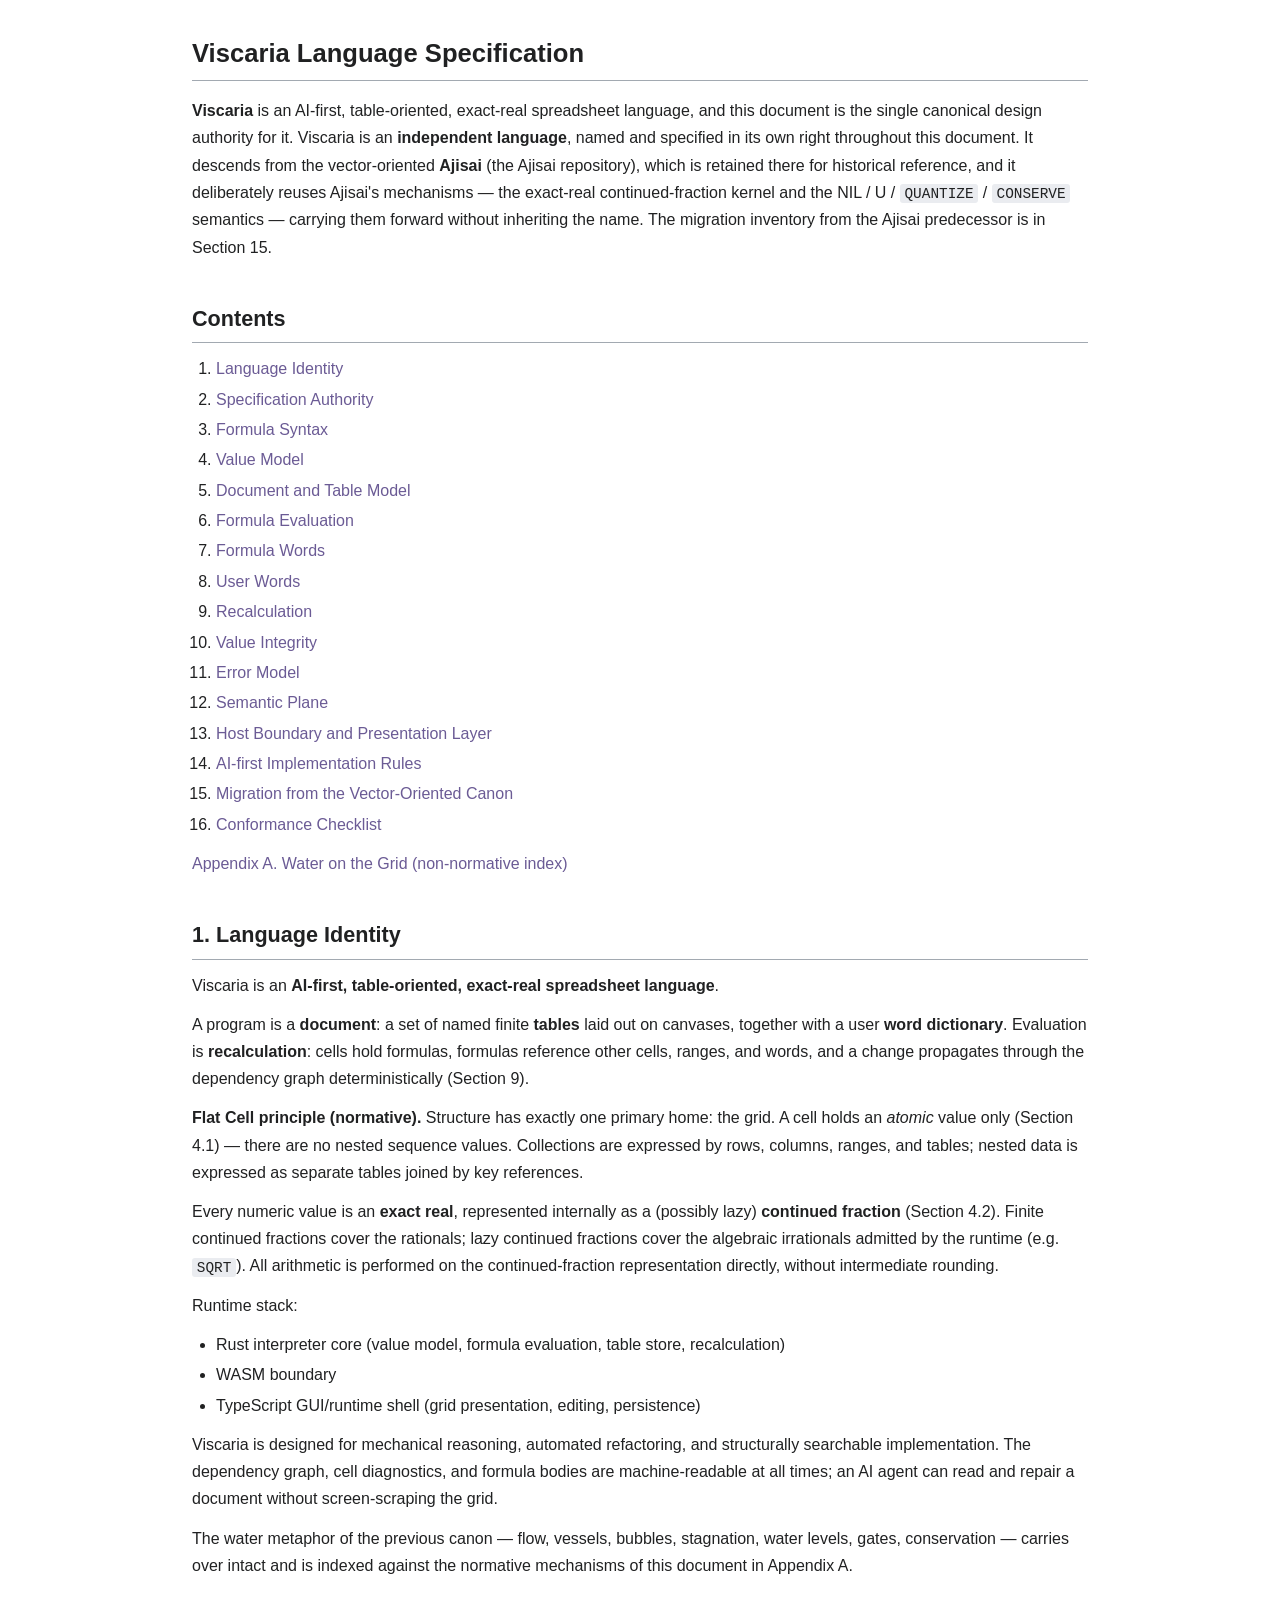
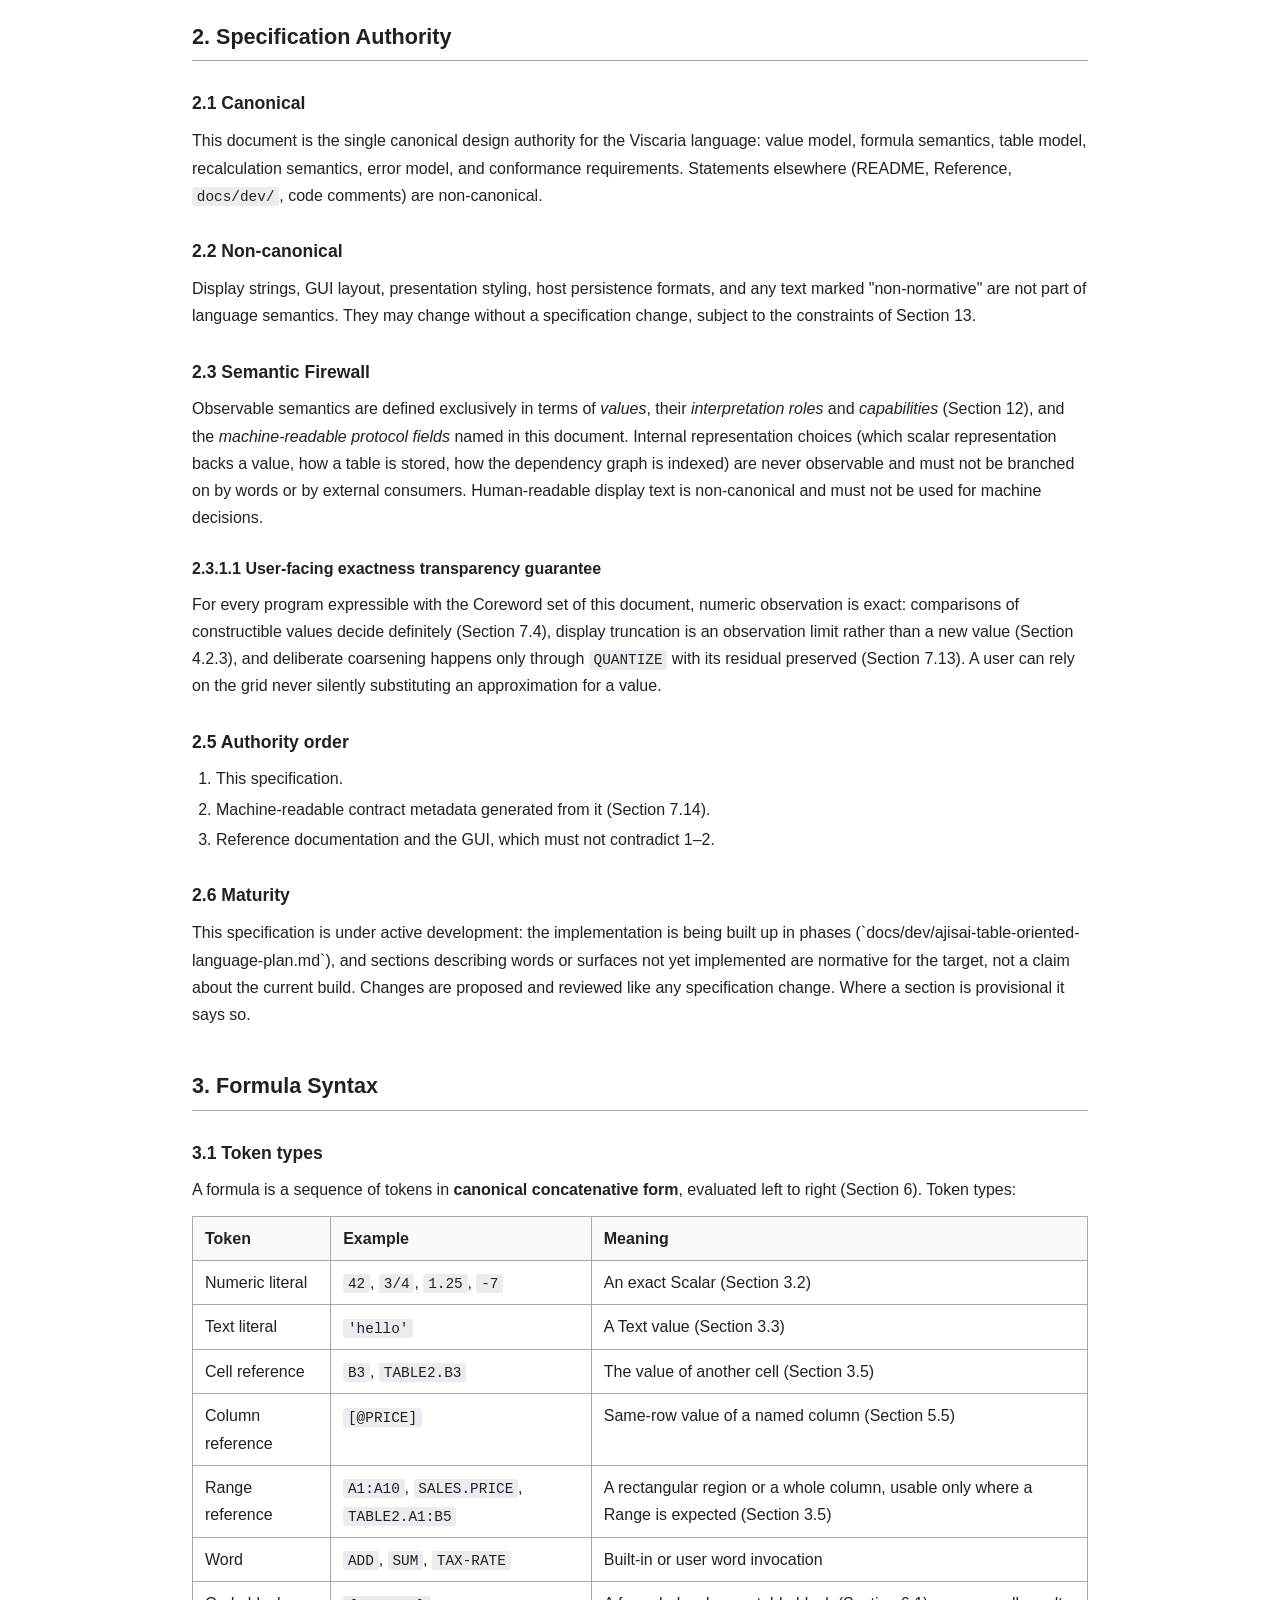
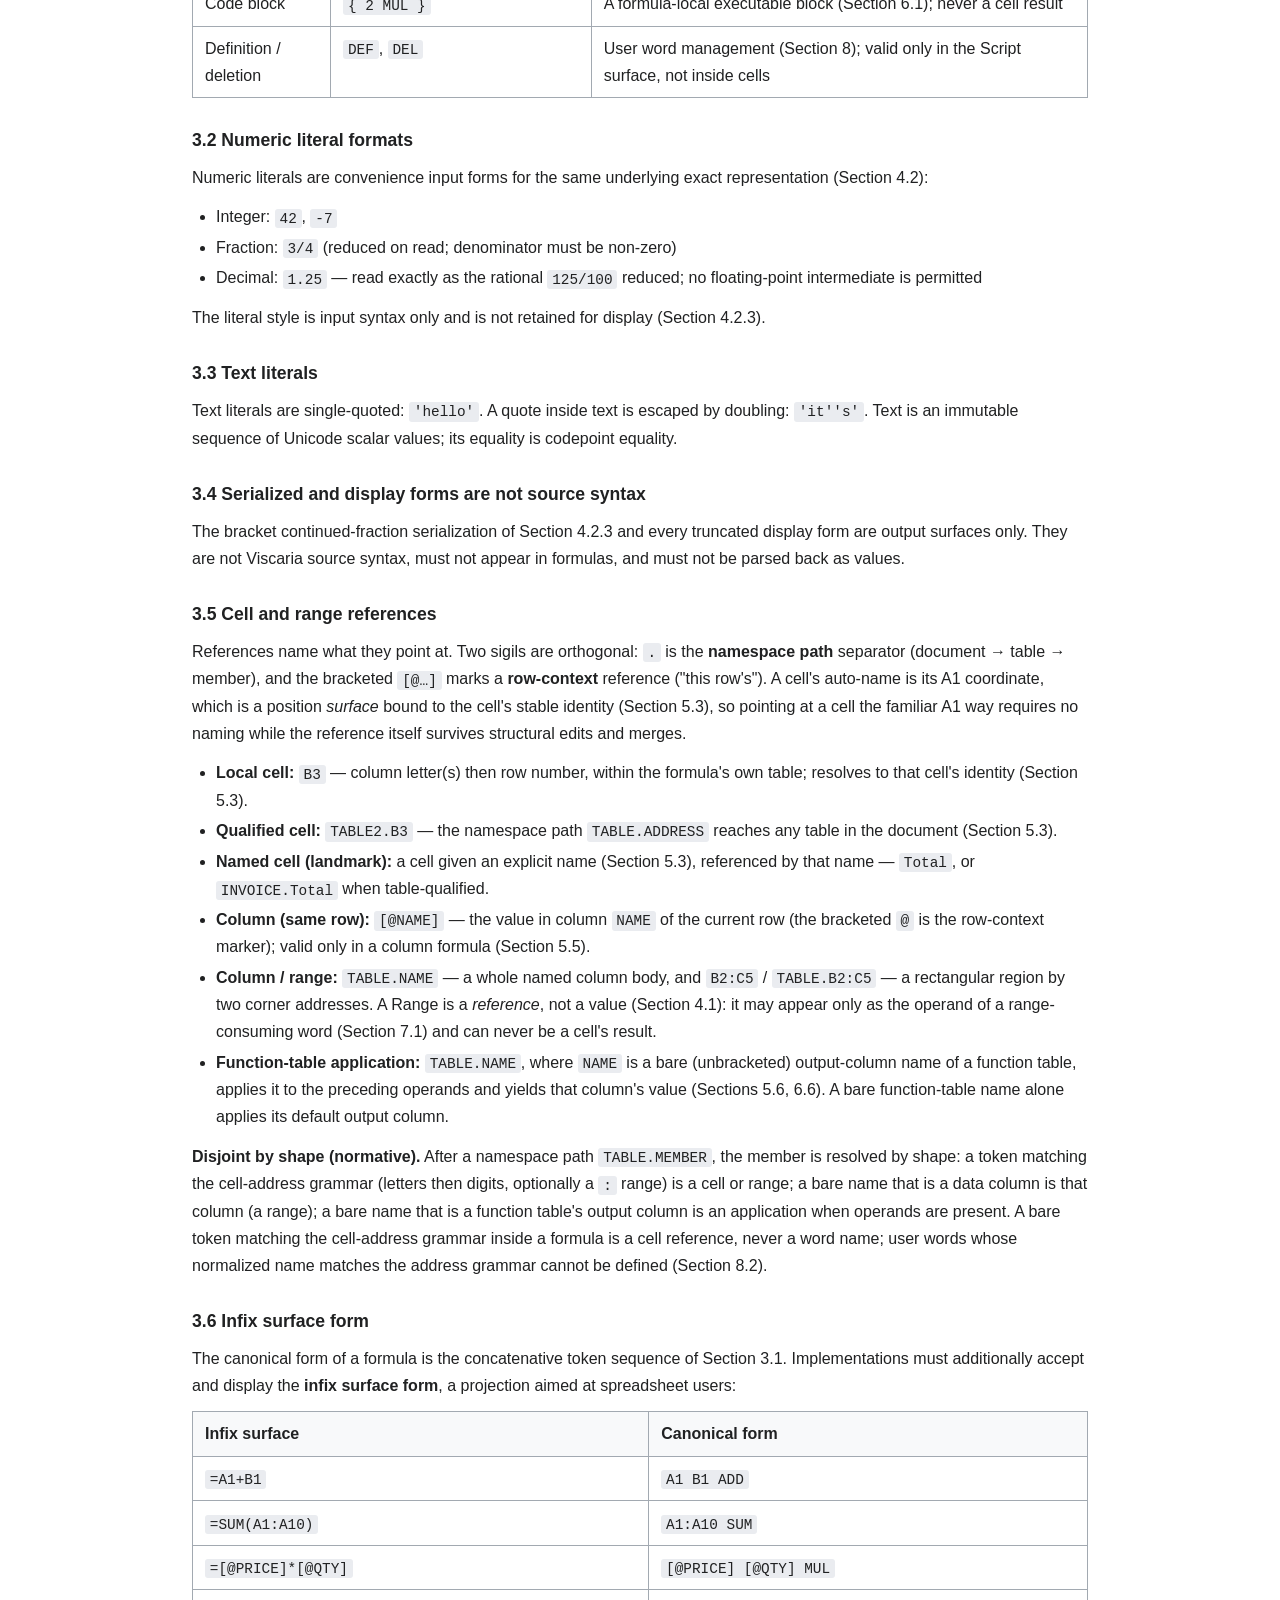
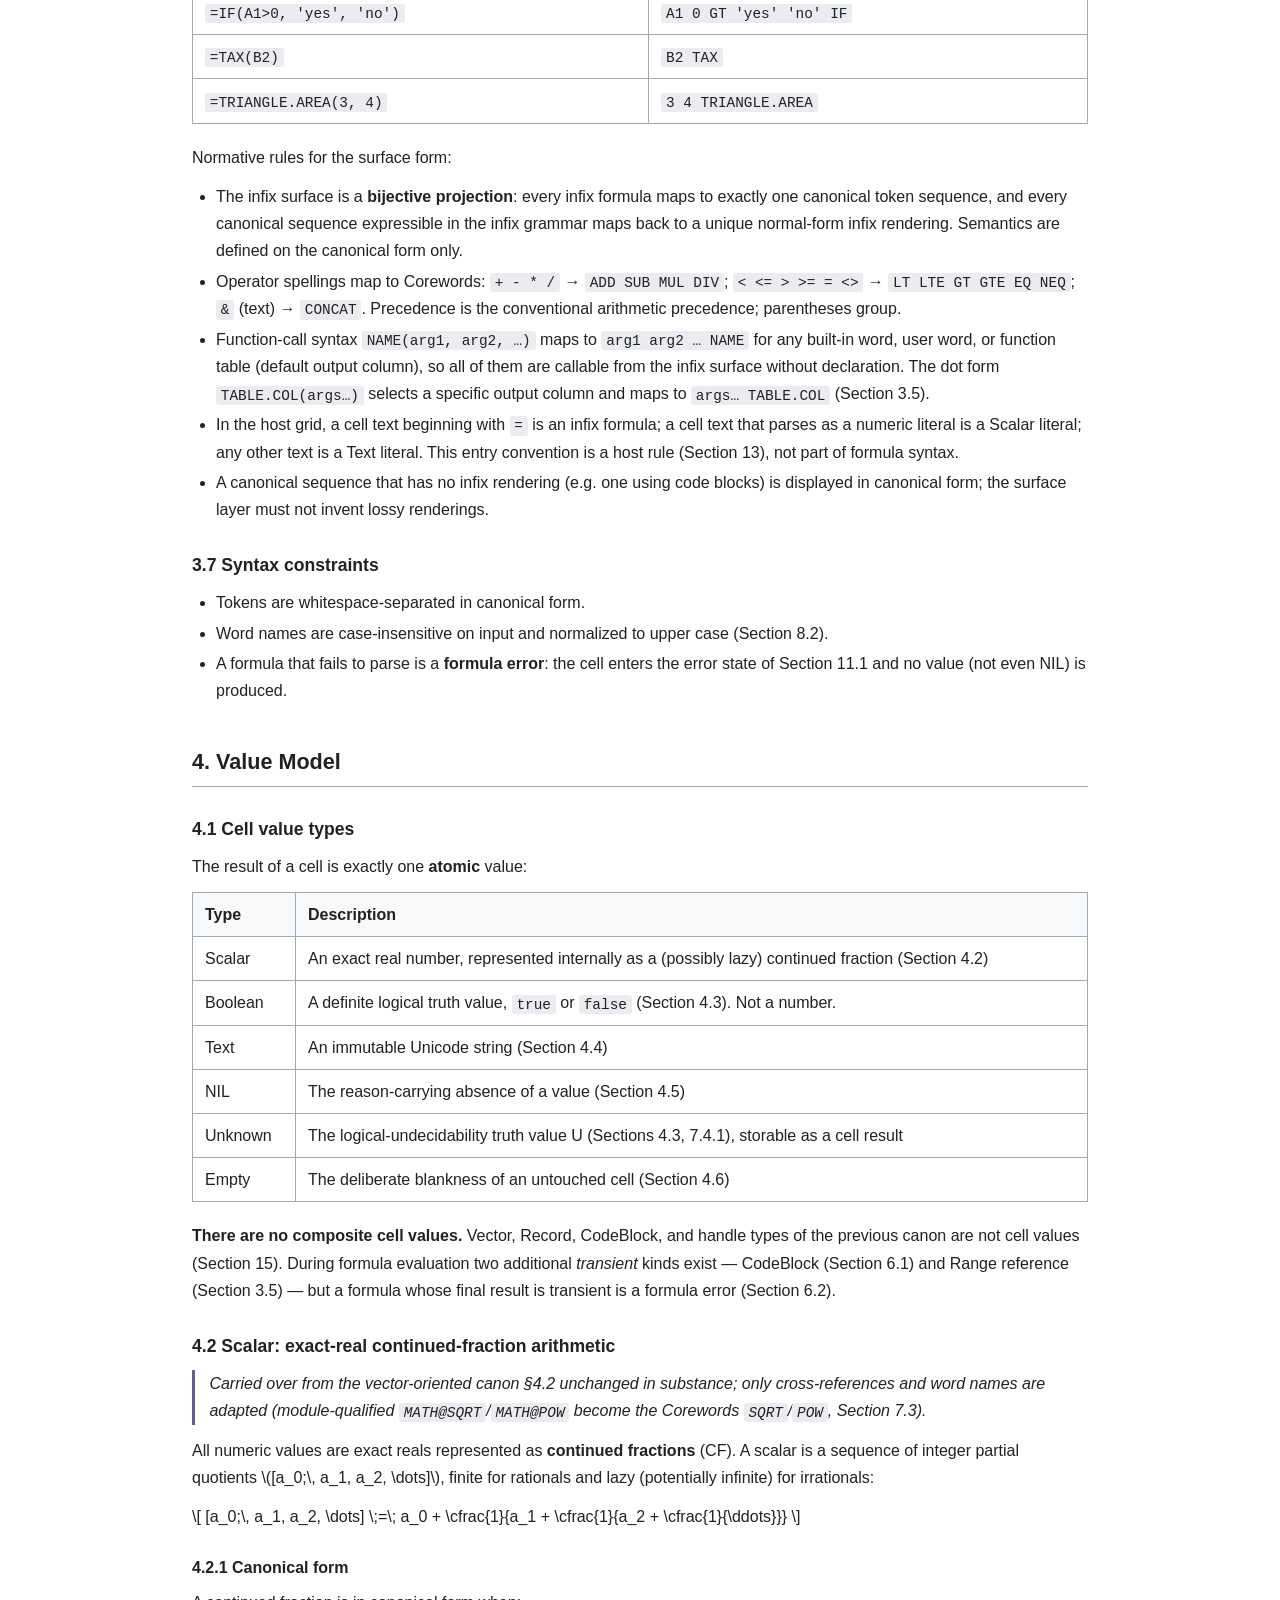
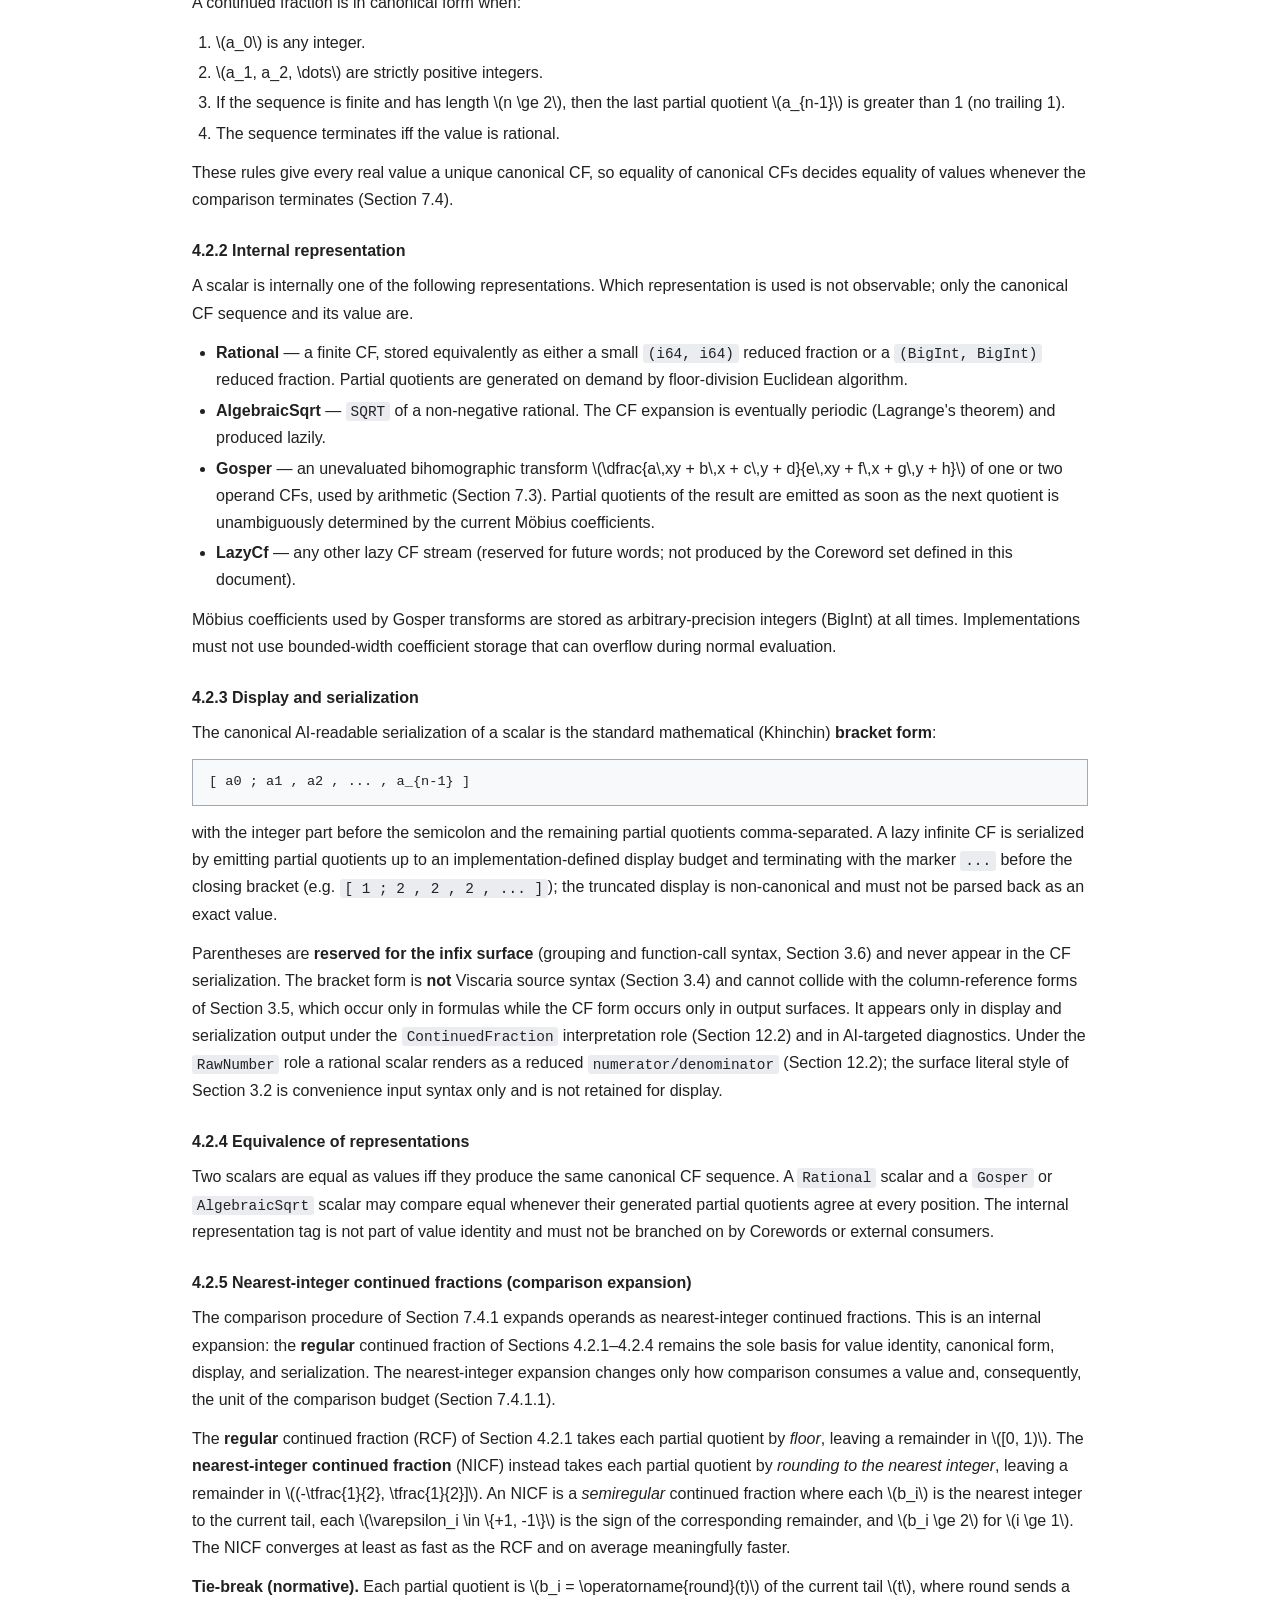
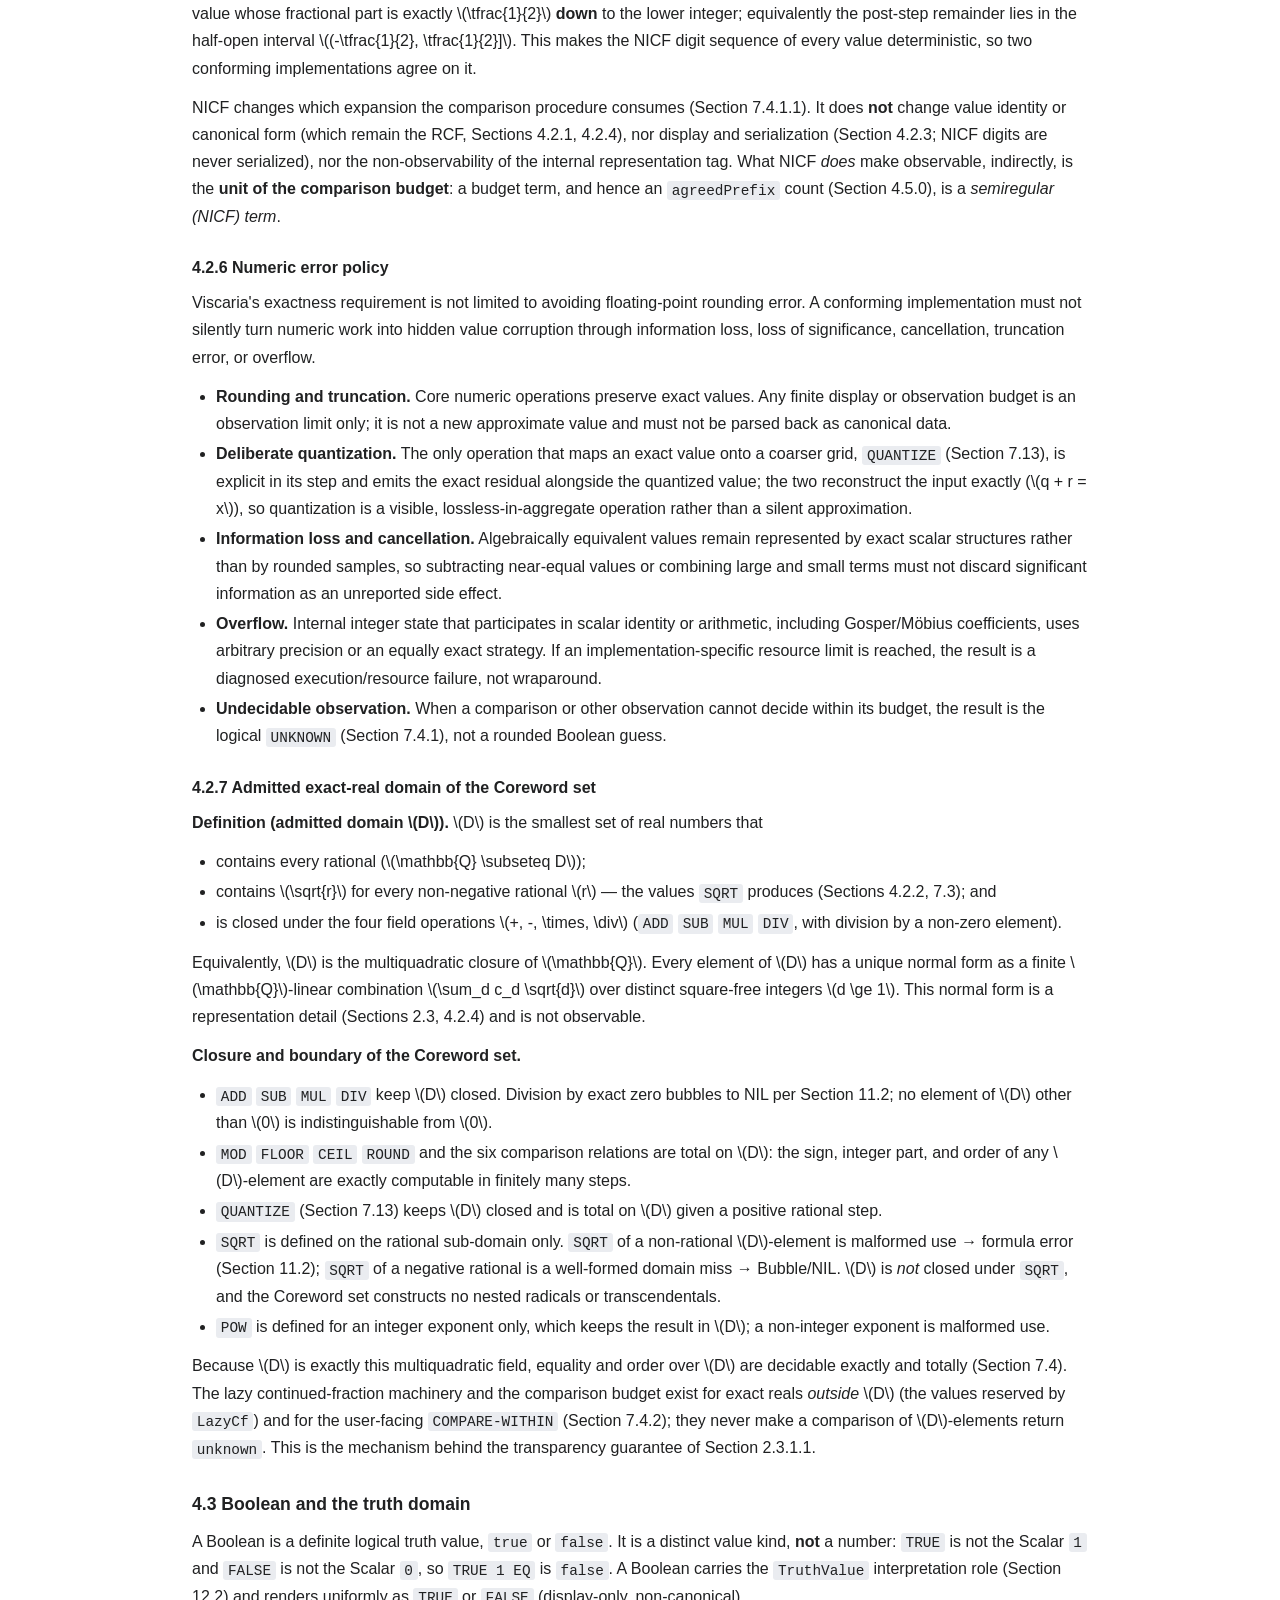
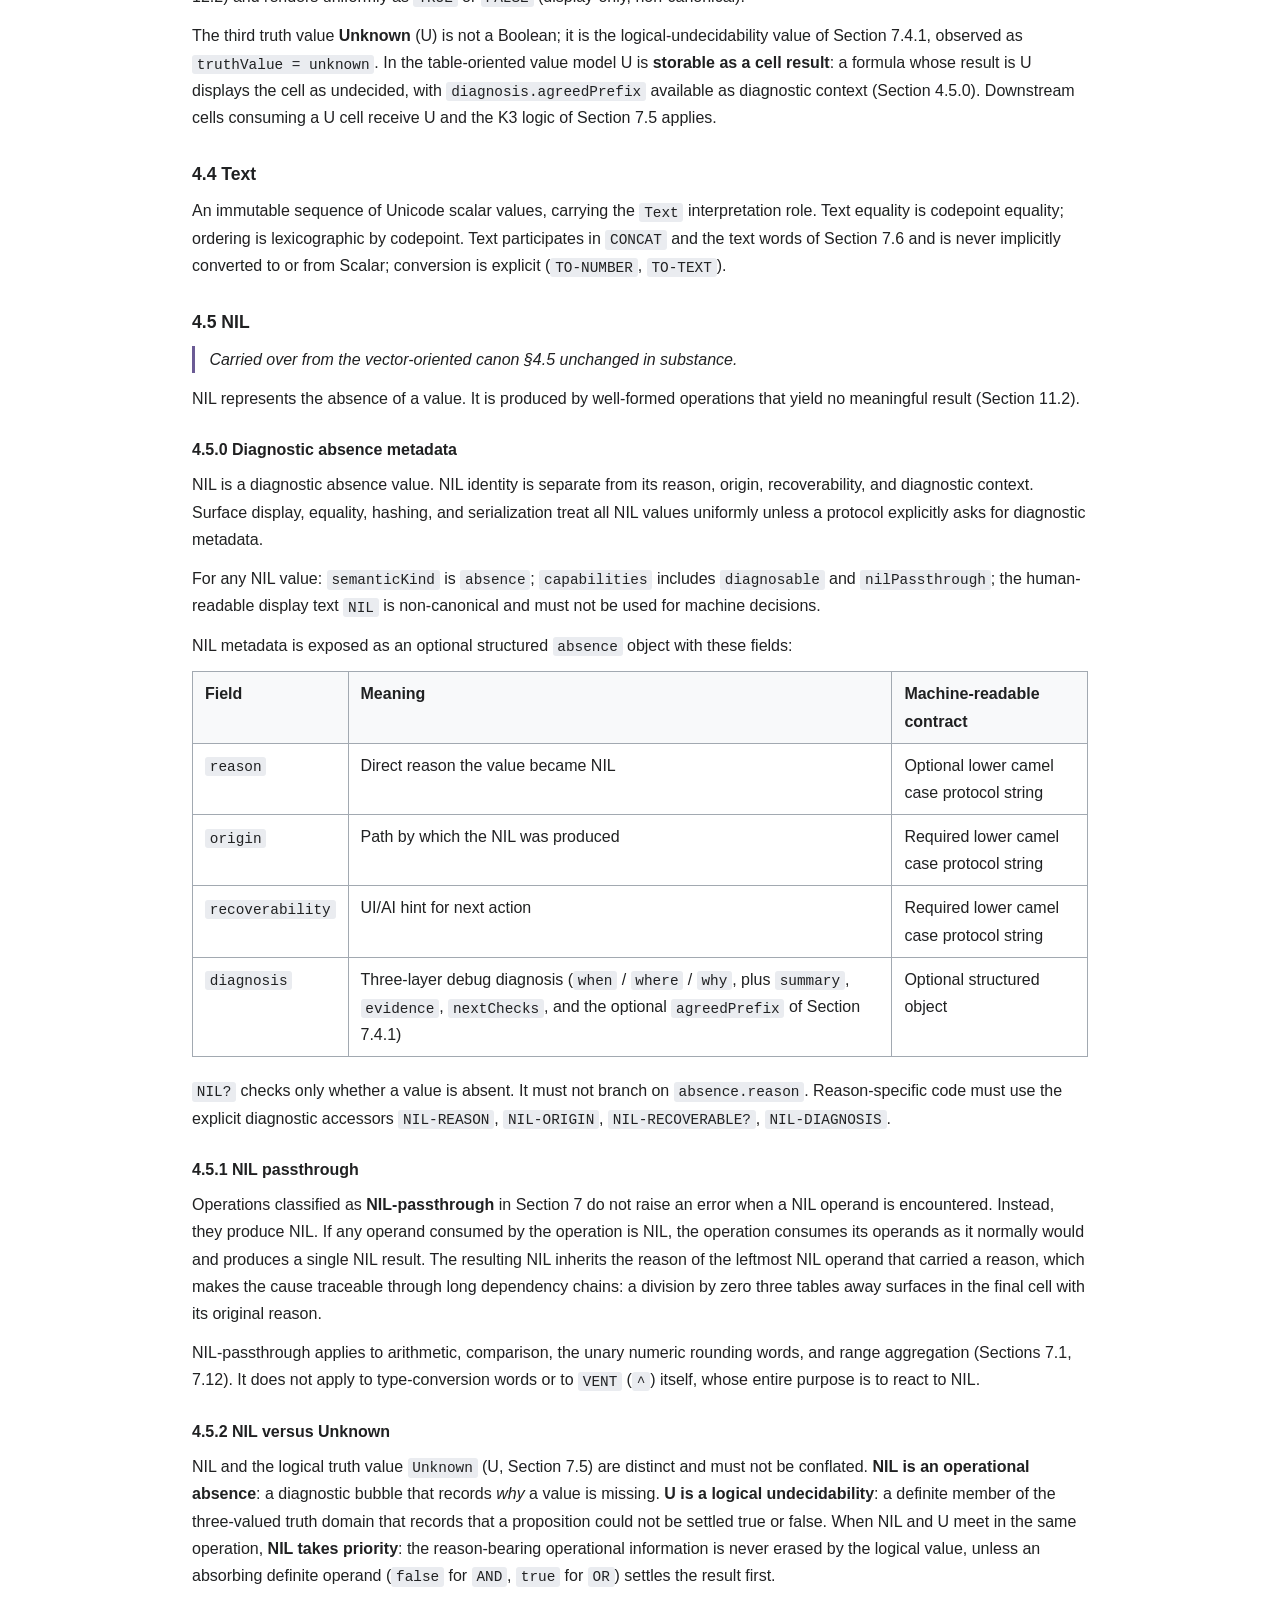
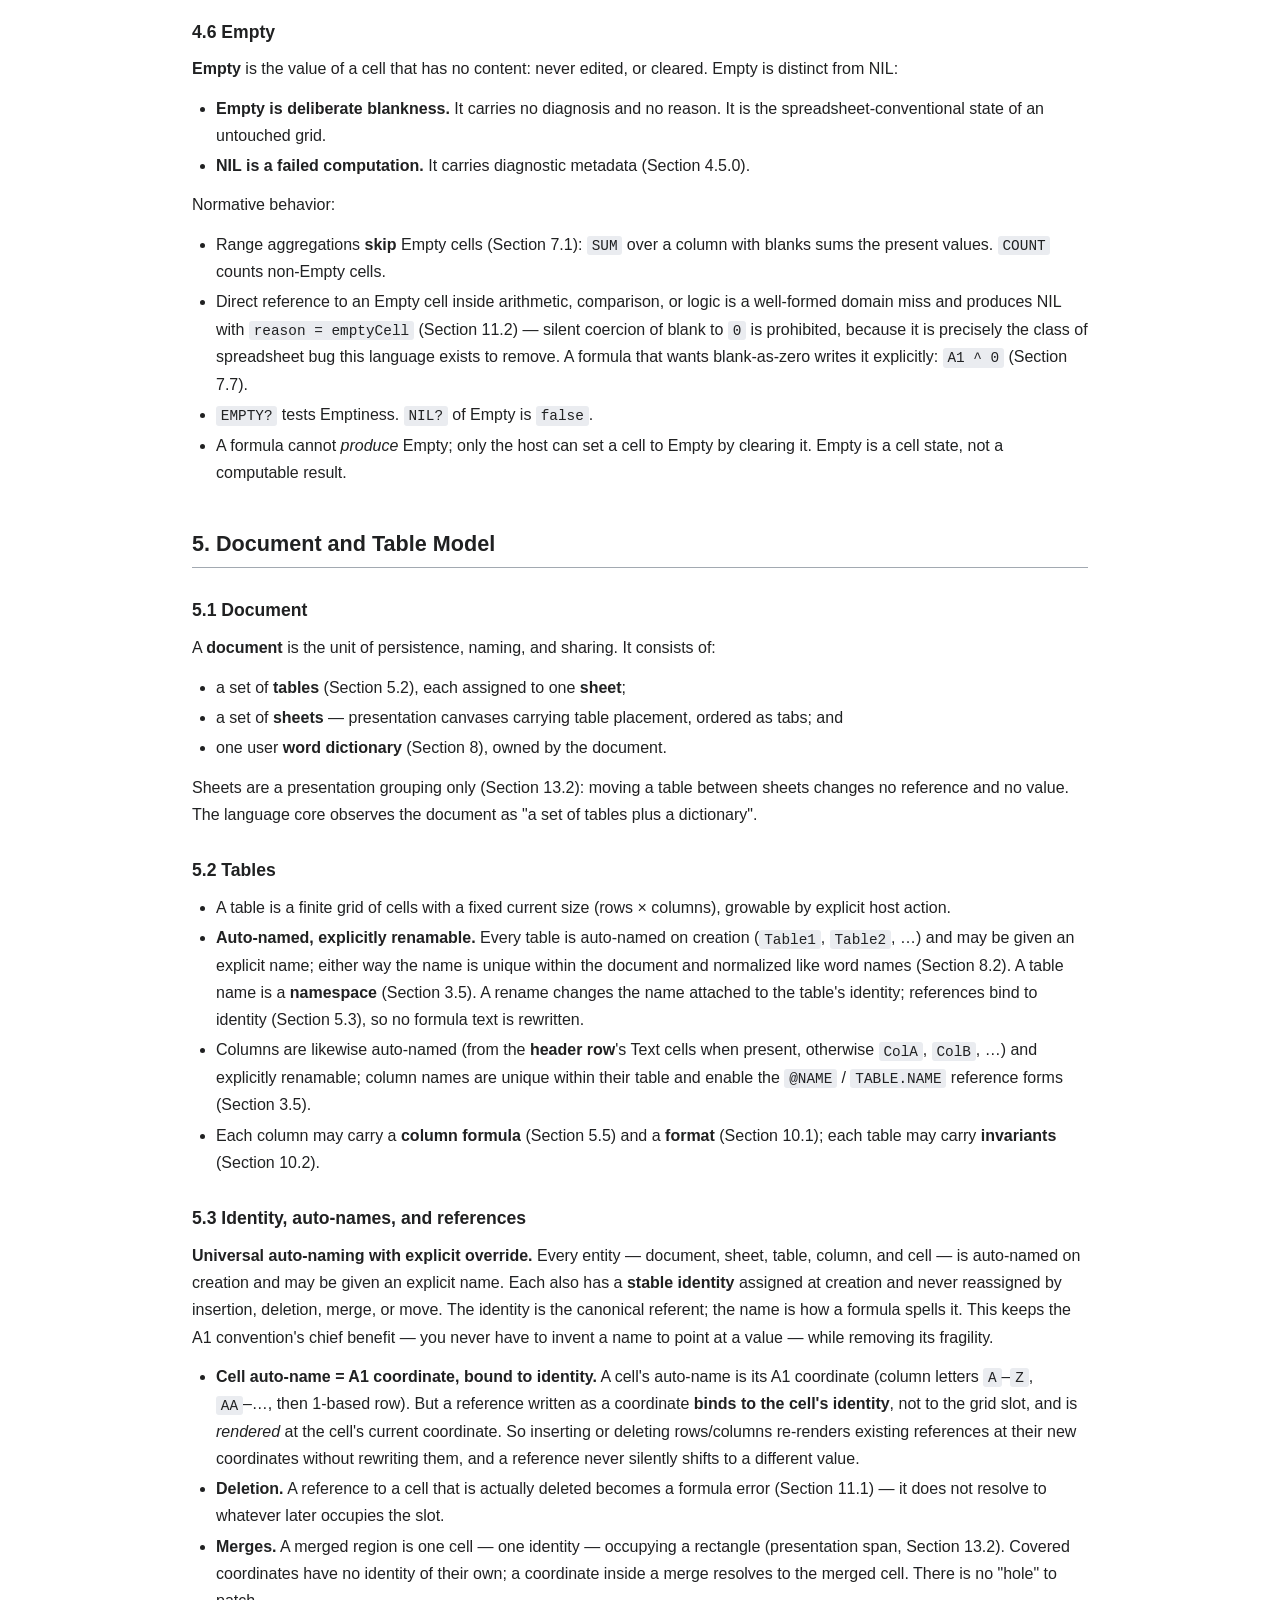
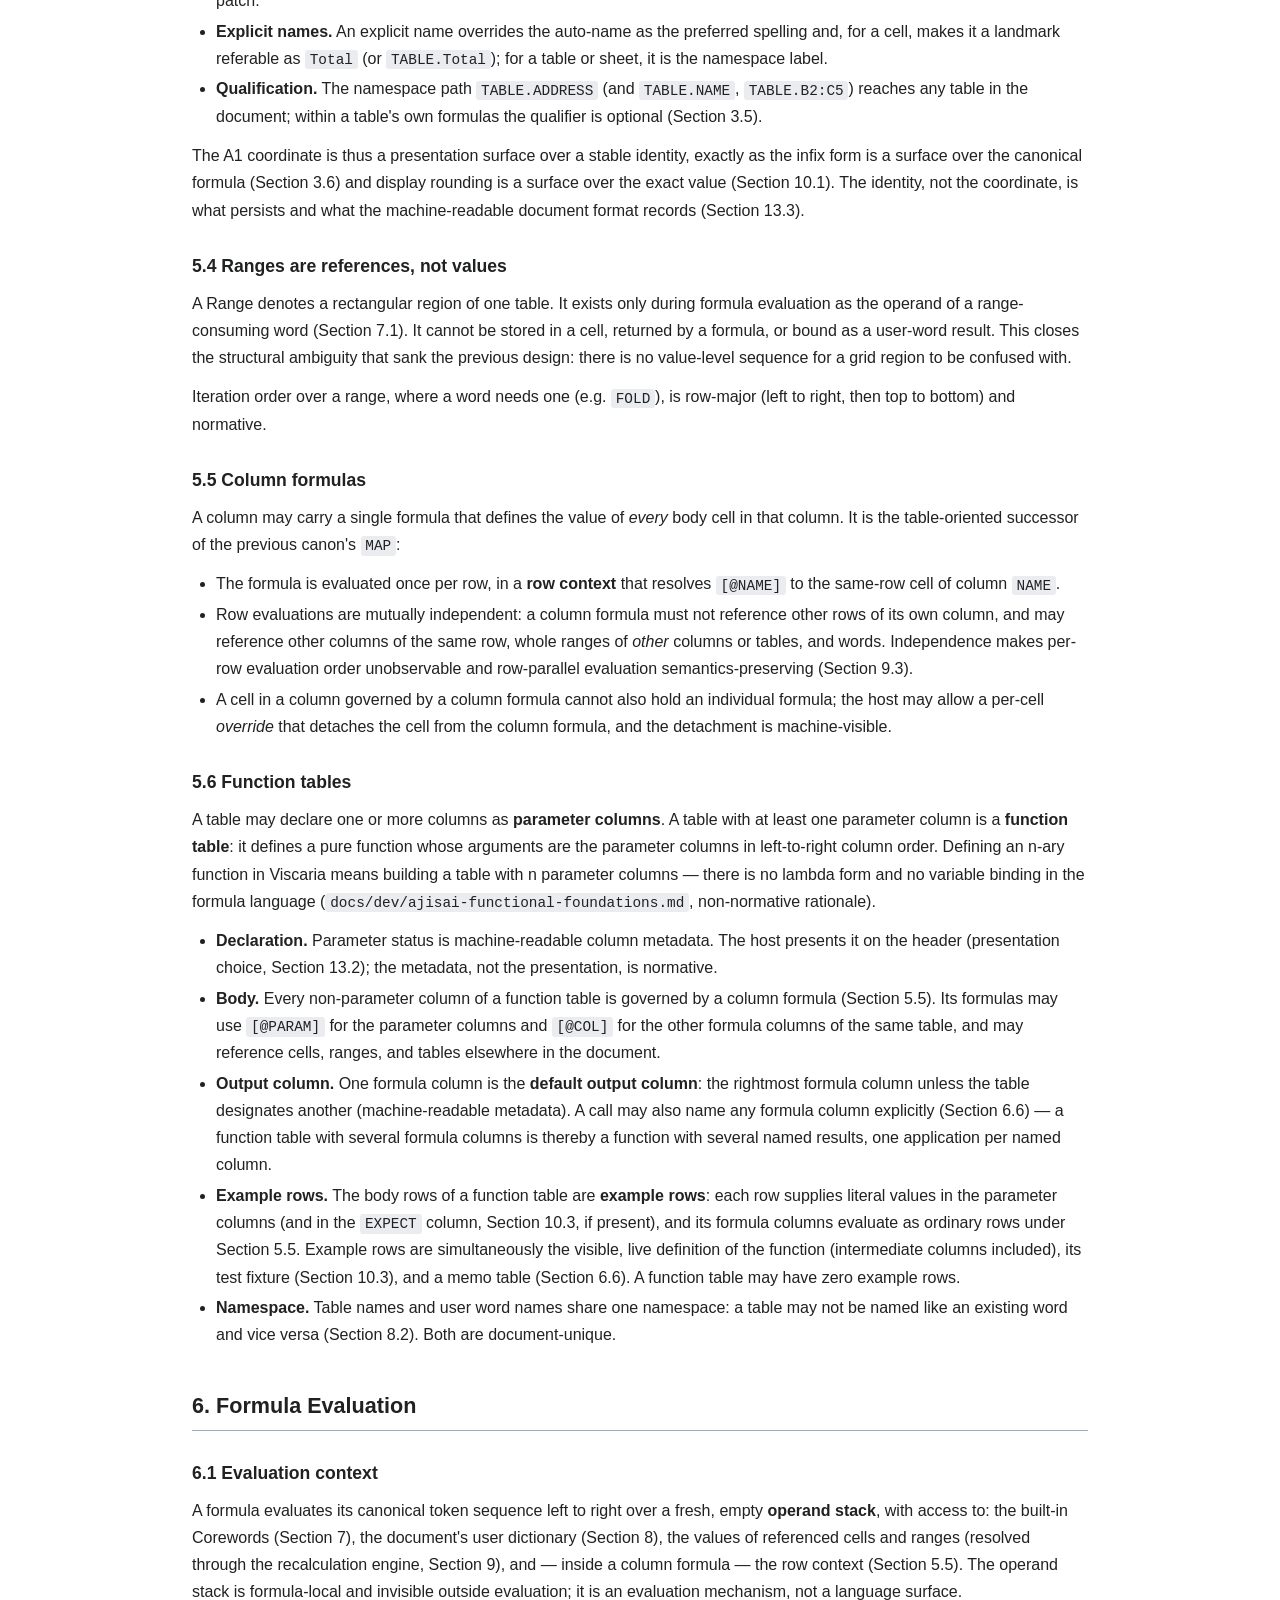
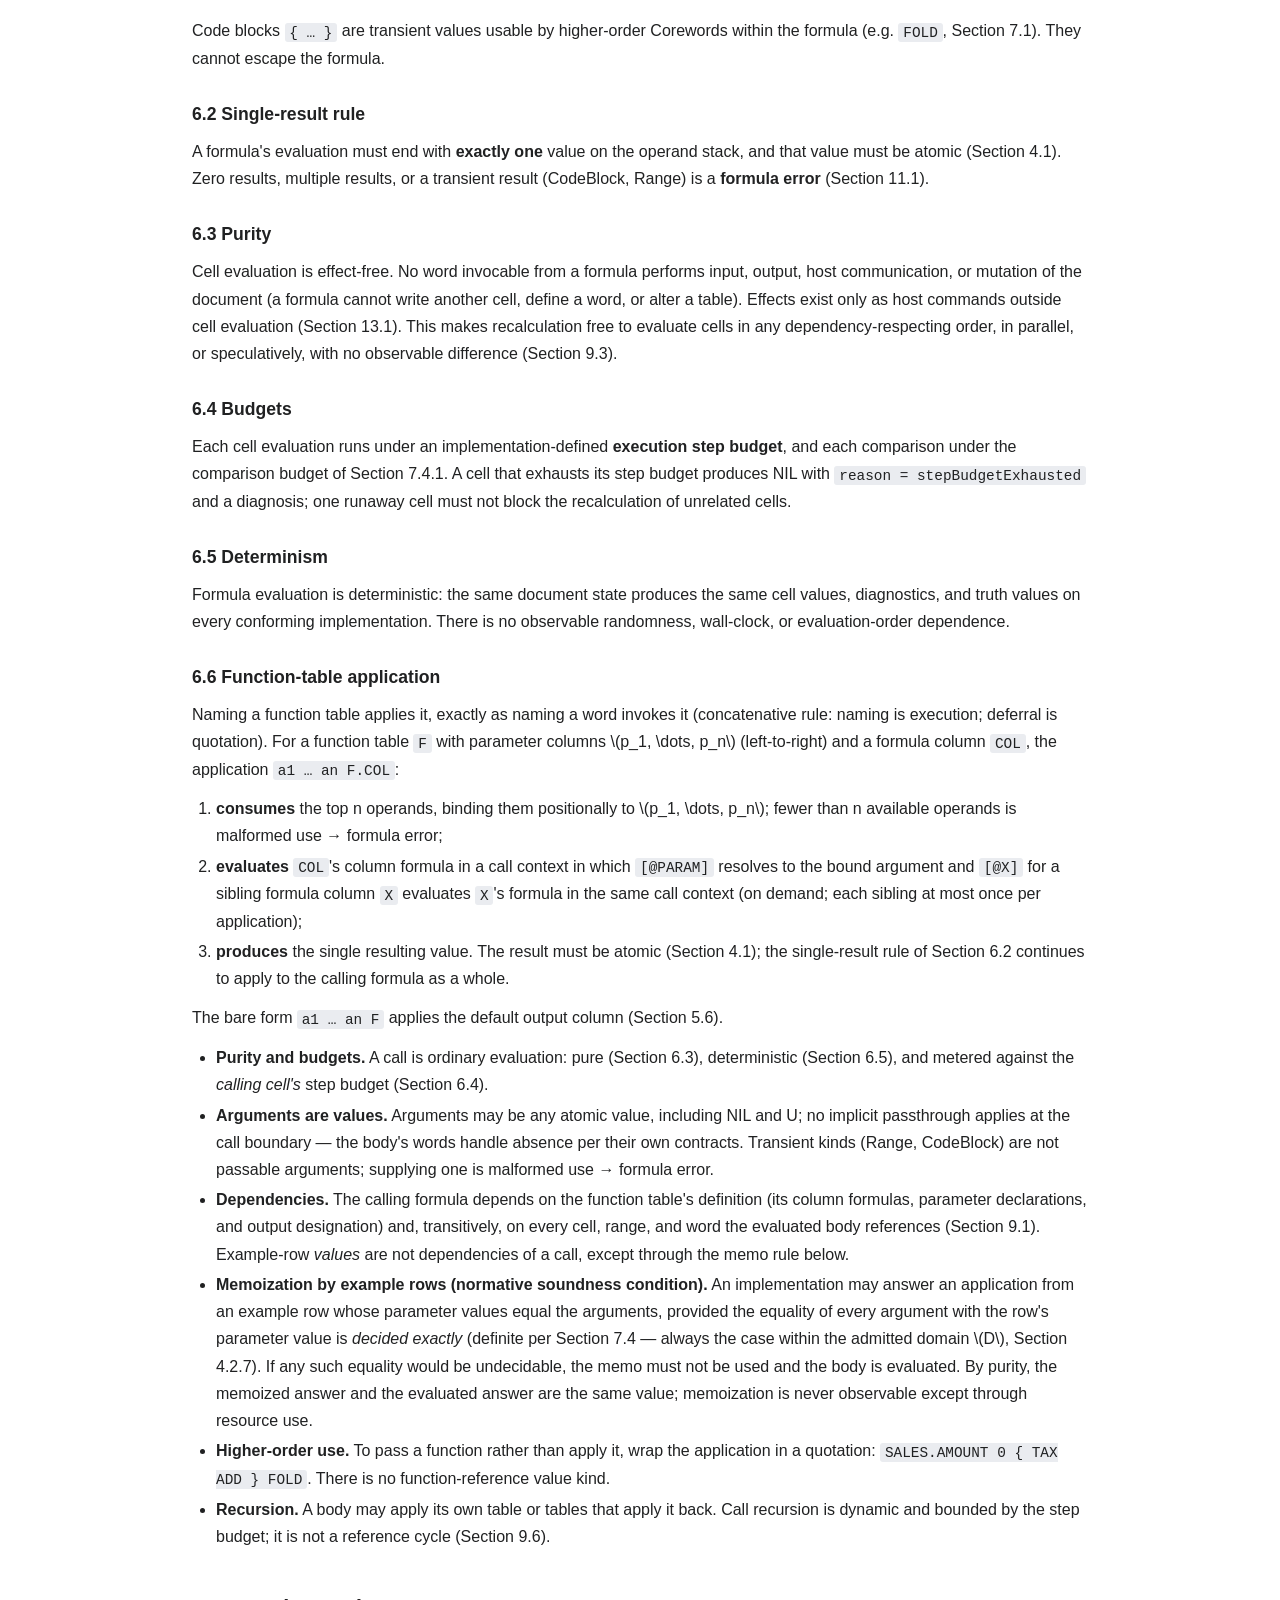
<file: SPECIFICATION.html>
<!DOCTYPE html>
<html lang="en">
<head>
    <meta charset="UTF-8">
    <meta name="viewport" content="width=device-width, initial-scale=1.0">
    <meta name="description" content="Viscaria Language Specification - the single canonical design authority for the Viscaria language, the table-oriented redesign of Ajisai">
    <title>Viscaria Language Specification</title>

    <!--
      Authoring rule (docs/dev/ajisai-authoring-style.md): the specification is
      authored directly in HTML, not Markdown. Keep this page plain.
      - Every Viscaria token is wrapped in <code> (gray background = Viscaria channel).
      - Mathematics is set off in its own channel, typeset as LaTeX with
        \( ... \) inline and \[ ... \] display delimiters. Without JavaScript
        the raw LaTeX source remains visible (machine-readable fallback).
    -->
    <style>
        :root {
            --font-stack-primary: "Inter", -apple-system, BlinkMacSystemFont, "Segoe UI", Roboto, "Hiragino Kaku Gothic ProN", Meiryo, sans-serif;
            --font-stack-mono: "SF Mono", Consolas, "Liberation Mono", Monaco, monospace;
            --color-primary: #6b5b95;
            --color-text: #202122;
            --color-text-light: #54595d;
            --border-main: solid 1px #a2a9b1;
            --color-light: #f8f9fa;
            --color-medium: #eaecf0;
        }
        * { box-sizing: border-box; }
        body { margin: 0; font-family: var(--font-stack-primary); background: #fff; color: var(--color-text); line-height: 1.7; }
        main { max-width: 60rem; margin: 0 auto; padding: 1.5rem 2rem 4rem; }
        a { color: var(--color-primary); text-decoration: none; }
        a:hover { text-decoration: underline; }
        h1 { font-size: 1.6rem; font-weight: 600; margin: 0.5rem 0 1rem; padding-bottom: 0.3rem; border-bottom: var(--border-main); }
        h2 { font-size: 1.35rem; font-weight: 600; margin: 2.5rem 0 0.75rem; padding-bottom: 0.3rem; border-bottom: var(--border-main); }
        h3 { font-size: 1.1rem; font-weight: 600; margin: 1.75rem 0 0.5rem; }
        h4 { font-size: 1rem; font-weight: 600; margin: 1.5rem 0 0.5rem; }
        h5 { font-size: 0.95rem; font-weight: 600; margin: 1.25rem 0 0.5rem; }
        p { margin: 0.5rem 0 0.75rem; }
        code { font-family: var(--font-stack-mono); font-size: 0.9em; background: var(--color-medium); padding: 0.1rem 0.3rem; border-radius: 3px; }
        pre { background: var(--color-light); border: var(--border-main); padding: 0.75rem 1rem; overflow-x: auto; line-height: 1.5; }
        pre code { background: none; padding: 0; font-size: 0.85rem; }
        blockquote { margin: 1rem 0; padding: 0.25rem 1rem; border-left: 3px solid #a2a9b1; background: var(--color-light); color: var(--color-text-light); }
        ul, ol { margin: 0.5rem 0 0.75rem; padding-left: 1.5rem; }
        li { margin: 0.2rem 0; }
        .ref-table-wrap { overflow-x: auto; margin: 0.75rem 0 1.25rem; }
        .ref-table { width: 100%; border-collapse: collapse; }
        .ref-table th, .ref-table td { border: var(--border-main); padding: 0.5rem 0.75rem; text-align: left; vertical-align: top; }
        .ref-table th { background: var(--color-light); }
        .draft-banner { border: 2px solid #b3261e; background: #fdf3f2; color: #7a1c15; padding: 0.75rem 1rem; margin: 1rem 0 1.5rem; }
        .carried { border-left: 3px solid var(--color-primary); padding-left: 0.9rem; }
    </style>
</head>
<body>
<main>

<h1 id="viscaria-language-specification">Viscaria Language Specification</h1>

<p><strong>Viscaria</strong> is an AI-first, table-oriented, exact-real spreadsheet
language, and this document is the single canonical design authority for it. Viscaria is an
<strong>independent language</strong>, named and specified in its own right throughout this
document. It descends from the vector-oriented <strong>Ajisai</strong> (the Ajisai
repository), which is retained there for historical reference, and it deliberately reuses
Ajisai's mechanisms — the exact-real continued-fraction kernel and the
NIL / U / <code>QUANTIZE</code> / <code>CONSERVE</code> semantics — carrying them forward
without inheriting the name. The migration inventory from the Ajisai predecessor is in
Section 15.</p>

<h2>Contents</h2>
<ol>
<li><a href="#1-language-identity">Language Identity</a></li>
<li><a href="#2-specification-authority">Specification Authority</a></li>
<li><a href="#3-formula-syntax">Formula Syntax</a></li>
<li><a href="#4-value-model">Value Model</a></li>
<li><a href="#5-document-and-table-model">Document and Table Model</a></li>
<li><a href="#6-formula-evaluation">Formula Evaluation</a></li>
<li><a href="#7-formula-words">Formula Words</a></li>
<li><a href="#8-user-words">User Words</a></li>
<li><a href="#9-recalculation">Recalculation</a></li>
<li><a href="#10-value-integrity">Value Integrity</a></li>
<li><a href="#11-error-model">Error Model</a></li>
<li><a href="#12-semantic-plane">Semantic Plane</a></li>
<li><a href="#13-host-boundary">Host Boundary and Presentation Layer</a></li>
<li><a href="#14-ai-first-implementation-rules">AI-first Implementation Rules</a></li>
<li><a href="#15-migration">Migration from the Vector-Oriented Canon</a></li>
<li><a href="#16-conformance-checklist">Conformance Checklist</a></li>
</ol>
<p><a href="#appendix-a-water">Appendix A. Water on the Grid (non-normative index)</a></p>

<h2 id="1-language-identity">1. Language Identity</h2>

<p>Viscaria is an <strong>AI-first, table-oriented, exact-real spreadsheet language</strong>.</p>

<p>A program is a <strong>document</strong>: a set of named finite <strong>tables</strong> laid out on
canvases, together with a user <strong>word dictionary</strong>. Evaluation is
<strong>recalculation</strong>: cells hold formulas, formulas reference other cells, ranges, and
words, and a change propagates through the dependency graph deterministically
(Section 9).</p>

<p><strong>Flat Cell principle (normative).</strong> Structure has exactly one primary home:
the grid. A cell holds an <em>atomic</em> value only (Section 4.1) — there are no nested
sequence values. Collections are expressed by rows, columns, ranges, and tables;
nested data is expressed as separate tables joined by key references.</p>

<p>Every numeric value is an <strong>exact real</strong>, represented internally as a
(possibly lazy) <strong>continued fraction</strong> (Section 4.2). Finite continued fractions
cover the rationals; lazy continued fractions cover the algebraic irrationals admitted by
the runtime (e.g. <code>SQRT</code>). All arithmetic is performed on the continued-fraction
representation directly, without intermediate rounding.</p>

<p>Runtime stack:</p>
<ul>
<li>Rust interpreter core (value model, formula evaluation, table store, recalculation)</li>
<li>WASM boundary</li>
<li>TypeScript GUI/runtime shell (grid presentation, editing, persistence)</li>
</ul>

<p>Viscaria is designed for mechanical reasoning, automated refactoring, and structurally
searchable implementation. The dependency graph, cell diagnostics, and formula bodies are
machine-readable at all times; an AI agent can read and repair a document without
screen-scraping the grid.</p>

<p>The water metaphor of the previous canon — flow, vessels, bubbles, stagnation, water
levels, gates, conservation — carries over intact and is indexed against the normative
mechanisms of this document in Appendix A.</p>

<h2 id="2-specification-authority">2. Specification Authority</h2>

<h3 id="21-canonical">2.1 Canonical</h3>

<p>This document is the single canonical design authority for the Viscaria language: value
model, formula semantics, table model, recalculation semantics, error model, and
conformance requirements. Statements elsewhere
(README, Reference, <code>docs/dev/</code>, code comments) are non-canonical.</p>

<h3 id="22-non-canonical">2.2 Non-canonical</h3>

<p>Display strings, GUI layout, presentation styling, host persistence formats, and any
text marked "non-normative" are not part of language semantics. They may change without a
specification change, subject to the constraints of Section 13.</p>

<h3 id="23-semantic-firewall">2.3 Semantic Firewall</h3>

<p>Observable semantics are defined exclusively in terms of <em>values</em>, their
<em>interpretation roles</em> and <em>capabilities</em> (Section 12), and the
<em>machine-readable protocol fields</em> named in this document. Internal representation
choices (which scalar representation backs a value, how a table is stored, how the
dependency graph is indexed) are never observable and must not be branched on by words or
by external consumers. Human-readable display text is non-canonical and must not be used
for machine decisions.</p>

<h4 id="2311-exactness-transparency">2.3.1.1 User-facing exactness transparency guarantee</h4>

<p>For every program expressible with the Coreword set of this document, numeric
observation is exact: comparisons of constructible values decide definitely
(Section 7.4), display truncation is an observation limit rather than a new value
(Section 4.2.3), and deliberate coarsening happens only through <code>QUANTIZE</code>
with its residual preserved (Section 7.13). A user can rely on the grid never silently
substituting an approximation for a value.</p>

<h3 id="25-authority-order">2.5 Authority order</h3>

<ol>
<li>This specification.</li>
<li>Machine-readable contract metadata generated from it (Section 7.14).</li>
<li>Reference documentation and the GUI, which must not contradict 1–2.</li>
</ol>

<h3 id="26-maturity">2.6 Maturity</h3>

<p>This specification is under active development: the implementation is being built up
in phases (`docs/dev/ajisai-table-oriented-language-plan.md`), and sections describing
words or surfaces not yet implemented are normative for the target, not a claim about the
current build. Changes are proposed and reviewed like any specification change. Where a
section is provisional it says so.</p>

<h2 id="3-formula-syntax">3. Formula Syntax</h2>

<h3 id="31-token-types">3.1 Token types</h3>

<p>A formula is a sequence of tokens in <strong>canonical concatenative form</strong>,
evaluated left to right (Section 6). Token types:</p>

<div class="ref-table-wrap">
<table class="ref-table">
<thead><tr><th>Token</th><th>Example</th><th>Meaning</th></tr></thead>
<tbody>
<tr><td>Numeric literal</td><td><code>42</code>, <code>3/4</code>, <code>1.25</code>, <code>-7</code></td><td>An exact Scalar (Section 3.2)</td></tr>
<tr><td>Text literal</td><td><code>'hello'</code></td><td>A Text value (Section 3.3)</td></tr>
<tr><td>Cell reference</td><td><code>B3</code>, <code>TABLE2.B3</code></td><td>The value of another cell (Section 3.5)</td></tr>
<tr><td>Column reference</td><td><code>[@PRICE]</code></td><td>Same-row value of a named column (Section 5.5)</td></tr>
<tr><td>Range reference</td><td><code>A1:A10</code>, <code>SALES.PRICE</code>, <code>TABLE2.A1:B5</code></td><td>A rectangular region or a whole column, usable only where a Range is expected (Section 3.5)</td></tr>
<tr><td>Word</td><td><code>ADD</code>, <code>SUM</code>, <code>TAX-RATE</code></td><td>Built-in or user word invocation</td></tr>
<tr><td>Code block</td><td><code>{ 2 MUL }</code></td><td>A formula-local executable block (Section 6.1); never a cell result</td></tr>
<tr><td>Definition / deletion</td><td><code>DEF</code>, <code>DEL</code></td><td>User word management (Section 8); valid only in the Script surface, not inside cells</td></tr>
</tbody>
</table>
</div>

<h3 id="32-numeric-literal-formats">3.2 Numeric literal formats</h3>

<p>Numeric literals are convenience input forms for the same underlying exact
representation (Section 4.2):</p>

<ul>
<li>Integer: <code>42</code>, <code>-7</code></li>
<li>Fraction: <code>3/4</code> (reduced on read; denominator must be non-zero)</li>
<li>Decimal: <code>1.25</code> — read exactly as the rational <code>125/100</code> reduced; no floating-point intermediate is permitted</li>
</ul>

<p>The literal style is input syntax only and is not retained for display
(Section 4.2.3).</p>

<h3 id="33-text-literals">3.3 Text literals</h3>

<p>Text literals are single-quoted: <code>'hello'</code>. A quote inside text is escaped by
doubling: <code>'it''s'</code>. Text is an immutable sequence of Unicode scalar values;
its equality is codepoint equality.</p>

<h3 id="34-serialized-forms-are-not-source-syntax">3.4 Serialized and display forms are not source syntax</h3>

<p>The bracket continued-fraction serialization of Section 4.2.3 and every truncated
display form are output surfaces only. They are not Viscaria source syntax, must not appear
in formulas, and must not be parsed back as values.</p>

<h3 id="35-cell-and-range-references">3.5 Cell and range references</h3>

<p>References name what they point at. Two sigils are orthogonal: <code>.</code> is the
<strong>namespace path</strong> separator (document → table → member), and the bracketed
<code>[@…]</code> marks a <strong>row-context</strong> reference ("this row's"). A cell's auto-name is its
A1 coordinate, which is a position <em>surface</em> bound to the cell's stable identity
(Section 5.3), so pointing at a cell the familiar A1 way requires no naming while the
reference itself survives structural edits and merges.</p>

<ul>
<li><strong>Local cell:</strong> <code>B3</code> — column letter(s) then row number, within the formula's own table; resolves to that cell's identity (Section 5.3).</li>
<li><strong>Qualified cell:</strong> <code>TABLE2.B3</code> — the namespace path <code>TABLE.ADDRESS</code> reaches any table in the document (Section 5.3).</li>
<li><strong>Named cell (landmark):</strong> a cell given an explicit name (Section 5.3), referenced by that name — <code>Total</code>, or <code>INVOICE.Total</code> when table-qualified.</li>
<li><strong>Column (same row):</strong> <code>[@NAME]</code> — the value in column <code>NAME</code> of the current row (the bracketed <code>@</code> is the row-context marker); valid only in a column formula (Section 5.5).</li>
<li><strong>Column / range:</strong> <code>TABLE.NAME</code> — a whole named column body, and <code>B2:C5</code> / <code>TABLE.B2:C5</code> — a rectangular region by two corner addresses. A Range is a <em>reference</em>, not a value (Section 4.1): it may appear only as the operand of a range-consuming word (Section 7.1) and can never be a cell's result.</li>
<li><strong>Function-table application:</strong> <code>TABLE.NAME</code>, where <code>NAME</code> is a bare (unbracketed) output-column name of a function table, applies it to the preceding operands and yields that column's value (Sections 5.6, 6.6). A bare function-table name alone applies its default output column.</li>
</ul>

<p><strong>Disjoint by shape (normative).</strong> After a namespace path <code>TABLE.MEMBER</code>, the member is resolved by shape: a token matching the cell-address grammar (letters then digits, optionally a <code>:</code> range) is a cell or range; a bare name that is a data column is that column (a range); a bare name that is a function table's output column is an application when operands are present. A bare token matching the cell-address grammar inside a formula is a cell reference, never a word name; user words whose normalized name matches the address grammar cannot be defined (Section 8.2).</p>

<h3 id="36-infix-surface-form">3.6 Infix surface form</h3>

<p>The canonical form of a formula is the concatenative token sequence of Section 3.1.
Implementations must additionally accept and display the <strong>infix surface
form</strong>, a projection aimed at spreadsheet users:</p>

<div class="ref-table-wrap">
<table class="ref-table">
<thead><tr><th>Infix surface</th><th>Canonical form</th></tr></thead>
<tbody>
<tr><td><code>=A1+B1</code></td><td><code>A1 B1 ADD</code></td></tr>
<tr><td><code>=SUM(A1:A10)</code></td><td><code>A1:A10 SUM</code></td></tr>
<tr><td><code>=[@PRICE]*[@QTY]</code></td><td><code>[@PRICE] [@QTY] MUL</code></td></tr>
<tr><td><code>=IF(A1&gt;0, 'yes', 'no')</code></td><td><code>A1 0 GT 'yes' 'no' IF</code></td></tr>
<tr><td><code>=TAX(B2)</code></td><td><code>B2 TAX</code></td></tr>
<tr><td><code>=TRIANGLE.AREA(3, 4)</code></td><td><code>3 4 TRIANGLE.AREA</code></td></tr>
</tbody>
</table>
</div>

<p>Normative rules for the surface form:</p>

<ul>
<li>The infix surface is a <strong>bijective projection</strong>: every infix formula maps to exactly one canonical token sequence, and every canonical sequence expressible in the infix grammar maps back to a unique normal-form infix rendering. Semantics are defined on the canonical form only.</li>
<li>Operator spellings map to Corewords: <code>+ - * /</code> → <code>ADD SUB MUL DIV</code>; <code>&lt; &lt;= &gt; &gt;= = &lt;&gt;</code> → <code>LT LTE GT GTE EQ NEQ</code>; <code>&amp;</code> (text) → <code>CONCAT</code>. Precedence is the conventional arithmetic precedence; parentheses group.</li>
<li>Function-call syntax <code>NAME(arg1, arg2, …)</code> maps to <code>arg1 arg2 … NAME</code> for any built-in word, user word, or function table (default output column), so all of them are callable from the infix surface without declaration. The dot form <code>TABLE.COL(args…)</code> selects a specific output column and maps to <code>args… TABLE.COL</code> (Section 3.5).</li>
<li>In the host grid, a cell text beginning with <code>=</code> is an infix formula; a cell text that parses as a numeric literal is a Scalar literal; any other text is a Text literal. This entry convention is a host rule (Section 13), not part of formula syntax.</li>
<li>A canonical sequence that has no infix rendering (e.g. one using code blocks) is displayed in canonical form; the surface layer must not invent lossy renderings.</li>
</ul>

<h3 id="37-syntax-constraints">3.7 Syntax constraints</h3>

<ul>
<li>Tokens are whitespace-separated in canonical form.</li>
<li>Word names are case-insensitive on input and normalized to upper case (Section 8.2).</li>
<li>A formula that fails to parse is a <strong>formula error</strong>: the cell enters the error state of Section 11.1 and no value (not even NIL) is produced.</li>
</ul>

<h2 id="4-value-model">4. Value Model</h2>

<h3 id="41-value-types">4.1 Cell value types</h3>

<p>The result of a cell is exactly one <strong>atomic</strong> value:</p>

<div class="ref-table-wrap">
<table class="ref-table">
<thead><tr><th>Type</th><th>Description</th></tr></thead>
<tbody>
<tr><td>Scalar</td><td>An exact real number, represented internally as a (possibly lazy) continued fraction (Section 4.2)</td></tr>
<tr><td>Boolean</td><td>A definite logical truth value, <code>true</code> or <code>false</code> (Section 4.3). Not a number.</td></tr>
<tr><td>Text</td><td>An immutable Unicode string (Section 4.4)</td></tr>
<tr><td>NIL</td><td>The reason-carrying absence of a value (Section 4.5)</td></tr>
<tr><td>Unknown</td><td>The logical-undecidability truth value U (Sections 4.3, 7.4.1), storable as a cell result</td></tr>
<tr><td>Empty</td><td>The deliberate blankness of an untouched cell (Section 4.6)</td></tr>
</tbody>
</table>
</div>

<p><strong>There are no composite cell values.</strong> Vector, Record, CodeBlock, and
handle types of the previous canon are not cell values (Section 15). During formula
evaluation two additional <em>transient</em> kinds exist — CodeBlock (Section 6.1) and
Range reference (Section 3.5) — but a formula whose final result is transient is a
formula error (Section 6.2).</p>

<h3 id="42-scalar-exact-real-continued-fraction-arithmetic">4.2 Scalar: exact-real continued-fraction arithmetic</h3>

<p class="carried"><em>Carried over from the vector-oriented canon §4.2 unchanged in
substance; only cross-references and word names are adapted (module-qualified
<code>MATH@SQRT</code>/<code>MATH@POW</code> become the Corewords
<code>SQRT</code>/<code>POW</code>, Section 7.3).</em></p>

<p>All numeric values are exact reals represented as <strong>continued fractions</strong>
(CF). A scalar is a sequence of integer partial quotients \([a_0;\, a_1, a_2, \dots]\),
finite for rationals and lazy (potentially infinite) for irrationals:</p>

<p class="math-display">\[ [a_0;\, a_1, a_2, \dots] \;=\; a_0 + \cfrac{1}{a_1 + \cfrac{1}{a_2 + \cfrac{1}{\ddots}}} \]</p>

<h4 id="421-canonical-form">4.2.1 Canonical form</h4>

<p>A continued fraction is in canonical form when:</p>

<ol>
<li>\(a_0\) is any integer.</li>
<li>\(a_1, a_2, \dots\) are strictly positive integers.</li>
<li>If the sequence is finite and has length \(n \ge 2\), then the last partial quotient \(a_{n-1}\) is greater than 1 (no trailing 1).</li>
<li>The sequence terminates iff the value is rational.</li>
</ol>

<p>These rules give every real value a unique canonical CF, so equality of canonical CFs
decides equality of values whenever the comparison terminates (Section 7.4).</p>

<h4 id="422-internal-representation">4.2.2 Internal representation</h4>

<p>A scalar is internally one of the following representations. Which representation is
used is not observable; only the canonical CF sequence and its value are.</p>

<ul>
<li><strong>Rational</strong> — a finite CF, stored equivalently as either a small <code>(i64, i64)</code> reduced fraction or a <code>(BigInt, BigInt)</code> reduced fraction. Partial quotients are generated on demand by floor-division Euclidean algorithm.</li>
<li><strong>AlgebraicSqrt</strong> — <code>SQRT</code> of a non-negative rational. The CF expansion is eventually periodic (Lagrange's theorem) and produced lazily.</li>
<li><strong>Gosper</strong> — an unevaluated bihomographic transform \(\dfrac{a\,xy + b\,x + c\,y + d}{e\,xy + f\,x + g\,y + h}\) of one or two operand CFs, used by arithmetic (Section 7.3). Partial quotients of the result are emitted as soon as the next quotient is unambiguously determined by the current Möbius coefficients.</li>
<li><strong>LazyCf</strong> — any other lazy CF stream (reserved for future words; not produced by the Coreword set defined in this document).</li>
</ul>

<p>Möbius coefficients used by Gosper transforms are stored as arbitrary-precision
integers (BigInt) at all times. Implementations must not use bounded-width coefficient
storage that can overflow during normal evaluation.</p>

<h4 id="423-display-and-serialization">4.2.3 Display and serialization</h4>

<p>The canonical AI-readable serialization of a scalar is the standard mathematical
(Khinchin) <strong>bracket form</strong>:</p>

<pre><code>[ a0 ; a1 , a2 , ... , a_{n-1} ]</code></pre>

<p>with the integer part before the semicolon and the remaining partial quotients
comma-separated. A lazy infinite CF is serialized by emitting partial quotients up to an
implementation-defined display budget and terminating with the marker <code>...</code>
before the closing bracket (e.g. <code>[ 1 ; 2 , 2 , 2 , ... ]</code>); the truncated
display is non-canonical and must not be parsed back as an exact value.</p>

<p>Parentheses are <strong>reserved for the infix surface</strong> (grouping and
function-call syntax, Section 3.6) and never appear in the CF serialization. The bracket
form is <strong>not</strong> Viscaria source syntax (Section 3.4) and cannot collide with
the column-reference forms of Section 3.5, which occur only in formulas while the CF form
occurs only in output surfaces. It appears only in display and serialization output under
the <code>ContinuedFraction</code> interpretation role (Section 12.2) and in AI-targeted
diagnostics. Under the <code>RawNumber</code> role a rational scalar renders as a reduced
<code>numerator/denominator</code> (Section 12.2); the surface literal style of
Section 3.2 is convenience input syntax only and is not retained for display.</p>

<h4 id="424-equivalence-of-representations">4.2.4 Equivalence of representations</h4>

<p>Two scalars are equal as values iff they produce the same canonical CF sequence. A
<code>Rational</code> scalar and a <code>Gosper</code> or <code>AlgebraicSqrt</code>
scalar may compare equal whenever their generated partial quotients agree at every
position. The internal representation tag is not part of value identity and must not be
branched on by Corewords or external consumers.</p>

<h4 id="425-nearest-integer-continued-fractions-comparison-expansion">4.2.5 Nearest-integer continued fractions (comparison expansion)</h4>

<p>The comparison procedure of Section 7.4.1 expands operands as nearest-integer
continued fractions. This is an internal expansion: the <strong>regular</strong> continued
fraction of Sections 4.2.1–4.2.4 remains the sole basis for value identity, canonical
form, display, and serialization. The nearest-integer expansion changes only how
comparison consumes a value and, consequently, the unit of the comparison budget
(Section 7.4.1.1).</p>

<p>The <strong>regular</strong> continued fraction (RCF) of Section 4.2.1 takes each
partial quotient by <em>floor</em>, leaving a remainder in \([0, 1)\). The
<strong>nearest-integer continued fraction</strong> (NICF) instead takes each partial
quotient by <em>rounding to the nearest integer</em>, leaving a remainder in
\((-\tfrac{1}{2}, \tfrac{1}{2}]\). An NICF is a <em>semiregular</em> continued fraction
where each \(b_i\) is the nearest integer to the current tail, each
\(\varepsilon_i \in \{+1, -1\}\) is the sign of the corresponding remainder, and
\(b_i \ge 2\) for \(i \ge 1\). The NICF converges at least as fast as the RCF and on
average meaningfully faster.</p>

<p><strong>Tie-break (normative).</strong> Each partial quotient is
\(b_i = \operatorname{round}(t)\) of the current tail \(t\), where round sends a value
whose fractional part is exactly \(\tfrac{1}{2}\) <strong>down</strong> to the lower
integer; equivalently the post-step remainder lies in the half-open interval
\((-\tfrac{1}{2}, \tfrac{1}{2}]\). This makes the NICF digit sequence of every value
deterministic, so two conforming implementations agree on it.</p>

<p>NICF changes which expansion the comparison procedure consumes (Section 7.4.1.1). It
does <strong>not</strong> change value identity or canonical form (which remain the RCF,
Sections 4.2.1, 4.2.4), nor display and serialization (Section 4.2.3; NICF digits are
never serialized), nor the non-observability of the internal representation tag. What
NICF <em>does</em> make observable, indirectly, is the <strong>unit of the comparison
budget</strong>: a budget term, and hence an <code>agreedPrefix</code> count
(Section 4.5.0), is a <em>semiregular (NICF) term</em>.</p>

<h4 id="426-numeric-error-policy">4.2.6 Numeric error policy</h4>

<p>Viscaria's exactness requirement is not limited to avoiding floating-point rounding
error. A conforming implementation must not silently turn numeric work into hidden value
corruption through information loss, loss of significance, cancellation, truncation
error, or overflow.</p>

<ul>
<li><strong>Rounding and truncation.</strong> Core numeric operations preserve exact values. Any finite display or observation budget is an observation limit only; it is not a new approximate value and must not be parsed back as canonical data.</li>
<li><strong>Deliberate quantization.</strong> The only operation that maps an exact value onto a coarser grid, <code>QUANTIZE</code> (Section 7.13), is explicit in its step and emits the exact residual alongside the quantized value; the two reconstruct the input exactly (\(q + r = x\)), so quantization is a visible, lossless-in-aggregate operation rather than a silent approximation.</li>
<li><strong>Information loss and cancellation.</strong> Algebraically equivalent values remain represented by exact scalar structures rather than by rounded samples, so subtracting near-equal values or combining large and small terms must not discard significant information as an unreported side effect.</li>
<li><strong>Overflow.</strong> Internal integer state that participates in scalar identity or arithmetic, including Gosper/Möbius coefficients, uses arbitrary precision or an equally exact strategy. If an implementation-specific resource limit is reached, the result is a diagnosed execution/resource failure, not wraparound.</li>
<li><strong>Undecidable observation.</strong> When a comparison or other observation cannot decide within its budget, the result is the logical <code>UNKNOWN</code> (Section 7.4.1), not a rounded Boolean guess.</li>
</ul>

<h4 id="427-admitted-exact-real-domain">4.2.7 Admitted exact-real domain of the Coreword set</h4>

<p><strong>Definition (admitted domain \(D\)).</strong> \(D\) is the smallest set of real
numbers that</p>

<ul>
<li>contains every rational (\(\mathbb{Q} \subseteq D\));</li>
<li>contains \(\sqrt{r}\) for every non-negative rational \(r\) — the values <code>SQRT</code> produces (Sections 4.2.2, 7.3); and</li>
<li>is closed under the four field operations \(+, -, \times, \div\) (<code>ADD</code> <code>SUB</code> <code>MUL</code> <code>DIV</code>, with division by a non-zero element).</li>
</ul>

<p>Equivalently, \(D\) is the multiquadratic closure of \(\mathbb{Q}\). Every element of
\(D\) has a unique normal form as a finite \(\mathbb{Q}\)-linear combination
\(\sum_d c_d \sqrt{d}\) over distinct square-free integers \(d \ge 1\). This normal form
is a representation detail (Sections 2.3, 4.2.4) and is not observable.</p>

<p><strong>Closure and boundary of the Coreword set.</strong></p>

<ul>
<li><code>ADD</code> <code>SUB</code> <code>MUL</code> <code>DIV</code> keep \(D\) closed. Division by exact zero bubbles to NIL per Section 11.2; no element of \(D\) other than \(0\) is indistinguishable from \(0\).</li>
<li><code>MOD</code> <code>FLOOR</code> <code>CEIL</code> <code>ROUND</code> and the six comparison relations are total on \(D\): the sign, integer part, and order of any \(D\)-element are exactly computable in finitely many steps.</li>
<li><code>QUANTIZE</code> (Section 7.13) keeps \(D\) closed and is total on \(D\) given a positive rational step.</li>
<li><code>SQRT</code> is defined on the rational sub-domain only. <code>SQRT</code> of a non-rational \(D\)-element is malformed use → formula error (Section 11.2); <code>SQRT</code> of a negative rational is a well-formed domain miss → Bubble/NIL. \(D\) is <em>not</em> closed under <code>SQRT</code>, and the Coreword set constructs no nested radicals or transcendentals.</li>
<li><code>POW</code> is defined for an integer exponent only, which keeps the result in \(D\); a non-integer exponent is malformed use.</li>
</ul>

<p>Because \(D\) is exactly this multiquadratic field, equality and order over \(D\) are
decidable exactly and totally (Section 7.4). The lazy continued-fraction machinery and
the comparison budget exist for exact reals <em>outside</em> \(D\) (the values reserved
by <code>LazyCf</code>) and for the user-facing <code>COMPARE-WITHIN</code>
(Section 7.4.2); they never make a comparison of \(D\)-elements return
<code>unknown</code>. This is the mechanism behind the transparency guarantee of
Section 2.3.1.1.</p>

<h3 id="43-boolean-and-the-truth-domain">4.3 Boolean and the truth domain</h3>

<p>A Boolean is a definite logical truth value, <code>true</code> or <code>false</code>.
It is a distinct value kind, <strong>not</strong> a number: <code>TRUE</code> is not the
Scalar <code>1</code> and <code>FALSE</code> is not the Scalar <code>0</code>, so
<code>TRUE 1 EQ</code> is <code>false</code>. A Boolean carries the
<code>TruthValue</code> interpretation role (Section 12.2) and renders uniformly as
<code>TRUE</code> or <code>FALSE</code> (display-only, non-canonical).</p>

<p>The third truth value <strong>Unknown</strong> (U) is not a Boolean; it is the
logical-undecidability value of Section 7.4.1, observed as
<code>truthValue = unknown</code>. In the table-oriented value model U is
<strong>storable as a cell result</strong>: a formula whose result is U displays the cell
as undecided, with <code>diagnosis.agreedPrefix</code> available as diagnostic context
(Section 4.5.0). Downstream cells consuming a U cell receive U and the K3 logic of
Section 7.5 applies.</p>

<h3 id="44-text">4.4 Text</h3>

<p>An immutable sequence of Unicode scalar values, carrying the <code>Text</code>
interpretation role. Text equality is codepoint equality; ordering is lexicographic by
codepoint. Text participates in <code>CONCAT</code> and the text words of Section 7.6 and
is never implicitly converted to or from Scalar; conversion is explicit
(<code>TO-NUMBER</code>, <code>TO-TEXT</code>).</p>

<h3 id="45-nil">4.5 NIL</h3>

<p class="carried"><em>Carried over from the vector-oriented canon §4.5 unchanged in
substance.</em></p>

<p>NIL represents the absence of a value. It is produced by well-formed operations that
yield no meaningful result (Section 11.2).</p>

<h4 id="450-diagnostic-absence-metadata">4.5.0 Diagnostic absence metadata</h4>

<p>NIL is a diagnostic absence value. NIL identity is separate from its reason, origin,
recoverability, and diagnostic context. Surface display, equality, hashing, and
serialization treat all NIL values uniformly unless a protocol explicitly asks for
diagnostic metadata.</p>

<p>For any NIL value: <code>semanticKind</code> is <code>absence</code>;
<code>capabilities</code> includes <code>diagnosable</code> and
<code>nilPassthrough</code>; the human-readable display text <code>NIL</code> is
non-canonical and must not be used for machine decisions.</p>

<p>NIL metadata is exposed as an optional structured <code>absence</code> object with
these fields:</p>

<div class="ref-table-wrap">
<table class="ref-table">
<thead><tr><th>Field</th><th>Meaning</th><th>Machine-readable contract</th></tr></thead>
<tbody>
<tr><td><code>reason</code></td><td>Direct reason the value became NIL</td><td>Optional lower camel case protocol string</td></tr>
<tr><td><code>origin</code></td><td>Path by which the NIL was produced</td><td>Required lower camel case protocol string</td></tr>
<tr><td><code>recoverability</code></td><td>UI/AI hint for next action</td><td>Required lower camel case protocol string</td></tr>
<tr><td><code>diagnosis</code></td><td>Three-layer debug diagnosis (<code>when</code> / <code>where</code> / <code>why</code>, plus <code>summary</code>, <code>evidence</code>, <code>nextChecks</code>, and the optional <code>agreedPrefix</code> of Section 7.4.1)</td><td>Optional structured object</td></tr>
</tbody>
</table>
</div>

<p><code>NIL?</code> checks only whether a value is absent. It must not branch on
<code>absence.reason</code>. Reason-specific code must use the explicit diagnostic
accessors <code>NIL-REASON</code>, <code>NIL-ORIGIN</code>,
<code>NIL-RECOVERABLE?</code>, <code>NIL-DIAGNOSIS</code>.</p>

<h4 id="451-nil-passthrough">4.5.1 NIL passthrough</h4>

<p>Operations classified as <strong>NIL-passthrough</strong> in Section 7 do not raise an
error when a NIL operand is encountered. Instead, they produce NIL. If any operand
consumed by the operation is NIL, the operation consumes its operands as it normally
would and produces a single NIL result. The resulting NIL inherits the reason of the
leftmost NIL operand that carried a reason, which makes the cause traceable through long
dependency chains: a division by zero three tables away surfaces in the final cell with
its original reason.</p>

<p>NIL-passthrough applies to arithmetic, comparison, the unary numeric rounding words,
and range aggregation (Sections 7.1, 7.12). It does not apply to type-conversion words or
to <code>VENT</code> (<code>^</code>) itself, whose entire purpose is to react to NIL.</p>

<h4 id="452-nil-versus-unknown">4.5.2 NIL versus Unknown</h4>

<p>NIL and the logical truth value <code>Unknown</code> (U, Section 7.5) are distinct and
must not be conflated. <strong>NIL is an operational absence</strong>: a diagnostic
bubble that records <em>why</em> a value is missing. <strong>U is a logical
undecidability</strong>: a definite member of the three-valued truth domain that records
that a proposition could not be settled true or false. When NIL and U meet in the same
operation, <strong>NIL takes priority</strong>: the reason-bearing operational
information is never erased by the logical value, unless an absorbing definite operand
(<code>false</code> for <code>AND</code>, <code>true</code> for <code>OR</code>) settles
the result first.</p>

<h3 id="46-empty">4.6 Empty</h3>

<p><strong>Empty</strong> is the value of a cell that has no content: never edited, or
cleared. Empty is distinct from NIL:</p>

<ul>
<li><strong>Empty is deliberate blankness.</strong> It carries no diagnosis and no reason. It is the spreadsheet-conventional state of an untouched grid.</li>
<li><strong>NIL is a failed computation.</strong> It carries diagnostic metadata (Section 4.5.0).</li>
</ul>

<p>Normative behavior:</p>

<ul>
<li>Range aggregations <strong>skip</strong> Empty cells (Section 7.1): <code>SUM</code> over a column with blanks sums the present values. <code>COUNT</code> counts non-Empty cells.</li>
<li>Direct reference to an Empty cell inside arithmetic, comparison, or logic is a well-formed domain miss and produces NIL with <code>reason = emptyCell</code> (Section 11.2) — silent coercion of blank to <code>0</code> is prohibited, because it is precisely the class of spreadsheet bug this language exists to remove. A formula that wants blank-as-zero writes it explicitly: <code>A1 ^ 0</code> (Section 7.7).</li>
<li><code>EMPTY?</code> tests Emptiness. <code>NIL?</code> of Empty is <code>false</code>.</li>
<li>A formula cannot <em>produce</em> Empty; only the host can set a cell to Empty by clearing it. Empty is a cell state, not a computable result.</li>
</ul>

<h2 id="5-document-and-table-model">5. Document and Table Model</h2>

<h3 id="51-document">5.1 Document</h3>

<p>A <strong>document</strong> is the unit of persistence, naming, and sharing. It
consists of:</p>

<ul>
<li>a set of <strong>tables</strong> (Section 5.2), each assigned to one <strong>sheet</strong>;</li>
<li>a set of <strong>sheets</strong> — presentation canvases carrying table placement, ordered as tabs; and</li>
<li>one user <strong>word dictionary</strong> (Section 8), owned by the document.</li>
</ul>

<p>Sheets are a presentation grouping only (Section 13.2): moving a table between sheets
changes no reference and no value. The language core observes the document as
"a set of tables plus a dictionary".</p>

<h3 id="52-tables">5.2 Tables</h3>

<ul>
<li>A table is a finite grid of cells with a fixed current size (rows × columns), growable by explicit host action.</li>
<li><strong>Auto-named, explicitly renamable.</strong> Every table is auto-named on creation (<code>Table1</code>, <code>Table2</code>, …) and may be given an explicit name; either way the name is unique within the document and normalized like word names (Section 8.2). A table name is a <strong>namespace</strong> (Section 3.5). A rename changes the name attached to the table's identity; references bind to identity (Section 5.3), so no formula text is rewritten.</li>
<li>Columns are likewise auto-named (from the <strong>header row</strong>'s Text cells when present, otherwise <code>ColA</code>, <code>ColB</code>, …) and explicitly renamable; column names are unique within their table and enable the <code>@NAME</code> / <code>TABLE.NAME</code> reference forms (Section 3.5).</li>
<li>Each column may carry a <strong>column formula</strong> (Section 5.5) and a <strong>format</strong> (Section 10.1); each table may carry <strong>invariants</strong> (Section 10.2).</li>
</ul>

<h3 id="53-addresses-and-references">5.3 Identity, auto-names, and references</h3>

<p><strong>Universal auto-naming with explicit override.</strong> Every entity — document,
sheet, table, column, and cell — is auto-named on creation and may be given an explicit
name. Each also has a <strong>stable identity</strong> assigned at creation and never
reassigned by insertion, deletion, merge, or move. The identity is the canonical referent;
the name is how a formula spells it. This keeps the A1 convention's chief benefit — you
never have to invent a name to point at a value — while removing its fragility.</p>

<ul>
<li><strong>Cell auto-name = A1 coordinate, bound to identity.</strong> A cell's auto-name is its A1 coordinate (column letters <code>A</code>–<code>Z</code>, <code>AA</code>–…, then 1-based row). But a reference written as a coordinate <strong>binds to the cell's identity</strong>, not to the grid slot, and is <em>rendered</em> at the cell's current coordinate. So inserting or deleting rows/columns re-renders existing references at their new coordinates without rewriting them, and a reference never silently shifts to a different value.</li>
<li><strong>Deletion.</strong> A reference to a cell that is actually deleted becomes a formula error (Section 11.1) — it does not resolve to whatever later occupies the slot.</li>
<li><strong>Merges.</strong> A merged region is one cell — one identity — occupying a rectangle (presentation span, Section 13.2). Covered coordinates have no identity of their own; a coordinate inside a merge resolves to the merged cell. There is no "hole" to patch.</li>
<li><strong>Explicit names.</strong> An explicit name overrides the auto-name as the preferred spelling and, for a cell, makes it a landmark referable as <code>Total</code> (or <code>TABLE.Total</code>); for a table or sheet, it is the namespace label.</li>
<li><strong>Qualification.</strong> The namespace path <code>TABLE.ADDRESS</code> (and <code>TABLE.NAME</code>, <code>TABLE.B2:C5</code>) reaches any table in the document; within a table's own formulas the qualifier is optional (Section 3.5).</li>
</ul>

<p>The A1 coordinate is thus a presentation surface over a stable identity, exactly as
the infix form is a surface over the canonical formula (Section 3.6) and display rounding
is a surface over the exact value (Section 10.1). The identity, not the coordinate, is
what persists and what the machine-readable document format records (Section 13.3).</p>

<h3 id="54-ranges-are-references">5.4 Ranges are references, not values</h3>

<p>A Range denotes a rectangular region of one table. It exists only during formula
evaluation as the operand of a range-consuming word (Section 7.1). It cannot be stored in
a cell, returned by a formula, or bound as a user-word result. This closes the structural
ambiguity that sank the previous design: there is no value-level sequence for a grid
region to be confused with.</p>

<p>Iteration order over a range, where a word needs one (e.g. <code>FOLD</code>), is
row-major (left to right, then top to bottom) and normative.</p>

<h3 id="55-column-formulas">5.5 Column formulas</h3>

<p>A column may carry a single formula that defines the value of <em>every</em> body cell
in that column. It is the table-oriented successor of the previous canon's
<code>MAP</code>:</p>

<ul>
<li>The formula is evaluated once per row, in a <strong>row context</strong> that resolves <code>[@NAME]</code> to the same-row cell of column <code>NAME</code>.</li>
<li>Row evaluations are mutually independent: a column formula must not reference other rows of its own column, and may reference other columns of the same row, whole ranges of <em>other</em> columns or tables, and words. Independence makes per-row evaluation order unobservable and row-parallel evaluation semantics-preserving (Section 9.3).</li>
<li>A cell in a column governed by a column formula cannot also hold an individual formula; the host may allow a per-cell <em>override</em> that detaches the cell from the column formula, and the detachment is machine-visible.</li>
</ul>

<h3 id="56-function-tables">5.6 Function tables</h3>

<p>A table may declare one or more columns as <strong>parameter columns</strong>. A table
with at least one parameter column is a <strong>function table</strong>: it defines a pure
function whose arguments are the parameter columns in left-to-right column order.
Defining an n-ary function in Viscaria means building a table with n parameter columns —
there is no lambda form and no variable binding in the formula language
(<code>docs/dev/ajisai-functional-foundations.md</code>, non-normative rationale).</p>

<ul>
<li><strong>Declaration.</strong> Parameter status is machine-readable column metadata. The host presents it on the header (presentation choice, Section 13.2); the metadata, not the presentation, is normative.</li>
<li><strong>Body.</strong> Every non-parameter column of a function table is governed by a column formula (Section 5.5). Its formulas may use <code>[@PARAM]</code> for the parameter columns and <code>[@COL]</code> for the other formula columns of the same table, and may reference cells, ranges, and tables elsewhere in the document.</li>
<li><strong>Output column.</strong> One formula column is the <strong>default output column</strong>: the rightmost formula column unless the table designates another (machine-readable metadata). A call may also name any formula column explicitly (Section 6.6) — a function table with several formula columns is thereby a function with several named results, one application per named column.</li>
<li><strong>Example rows.</strong> The body rows of a function table are <strong>example rows</strong>: each row supplies literal values in the parameter columns (and in the <code>EXPECT</code> column, Section 10.3, if present), and its formula columns evaluate as ordinary rows under Section 5.5. Example rows are simultaneously the visible, live definition of the function (intermediate columns included), its test fixture (Section 10.3), and a memo table (Section 6.6). A function table may have zero example rows.</li>
<li><strong>Namespace.</strong> Table names and user word names share one namespace: a table may not be named like an existing word and vice versa (Section 8.2). Both are document-unique.</li>
</ul>

<h2 id="6-formula-evaluation">6. Formula Evaluation</h2>

<h3 id="61-evaluation-context">6.1 Evaluation context</h3>

<p>A formula evaluates its canonical token sequence left to right over a fresh, empty
<strong>operand stack</strong>, with access to: the built-in Corewords (Section 7), the
document's user dictionary (Section 8), the values of referenced cells and ranges
(resolved through the recalculation engine, Section 9), and — inside a column formula —
the row context (Section 5.5). The operand stack is formula-local and invisible outside
evaluation; it is an evaluation mechanism, not a language surface.</p>

<p>Code blocks <code>{ … }</code> are transient values usable by higher-order Corewords
within the formula (e.g. <code>FOLD</code>, Section 7.1). They cannot escape the
formula.</p>

<h3 id="62-single-result-rule">6.2 Single-result rule</h3>

<p>A formula's evaluation must end with <strong>exactly one</strong> value on the operand
stack, and that value must be atomic (Section 4.1). Zero results, multiple results, or a
transient result (CodeBlock, Range) is a <strong>formula error</strong>
(Section 11.1).</p>

<h3 id="63-purity">6.3 Purity</h3>

<p>Cell evaluation is effect-free. No word invocable from a formula performs input,
output, host communication, or mutation of the document (a formula cannot write another
cell, define a word, or alter a table). Effects exist only as host commands outside cell
evaluation (Section 13.1). This makes recalculation free to evaluate cells in any
dependency-respecting order, in parallel, or speculatively, with no observable
difference (Section 9.3).</p>

<h3 id="64-budgets">6.4 Budgets</h3>

<p>Each cell evaluation runs under an implementation-defined <strong>execution step
budget</strong>, and each comparison under the comparison budget of Section 7.4.1. A cell
that exhausts its step budget produces NIL with <code>reason = stepBudgetExhausted</code>
and a diagnosis; one runaway cell must not block the recalculation of unrelated
cells.</p>

<h3 id="65-determinism">6.5 Determinism</h3>

<p>Formula evaluation is deterministic: the same document state produces the same cell
values, diagnostics, and truth values on every conforming implementation. There is no
observable randomness, wall-clock, or evaluation-order dependence.</p>

<h3 id="66-function-table-application">6.6 Function-table application</h3>

<p>Naming a function table applies it, exactly as naming a word invokes it (concatenative
rule: naming is execution; deferral is quotation). For a function table <code>F</code>
with parameter columns \(p_1, \dots, p_n\) (left-to-right) and a formula column
<code>COL</code>, the application <code>a1 … an F.COL</code>:</p>

<ol>
<li><strong>consumes</strong> the top n operands, binding them positionally to \(p_1, \dots, p_n\); fewer than n available operands is malformed use → formula error;</li>
<li><strong>evaluates</strong> <code>COL</code>'s column formula in a call context in which <code>[@PARAM]</code> resolves to the bound argument and <code>[@X]</code> for a sibling formula column <code>X</code> evaluates <code>X</code>'s formula in the same call context (on demand; each sibling at most once per application);</li>
<li><strong>produces</strong> the single resulting value. The result must be atomic (Section 4.1); the single-result rule of Section 6.2 continues to apply to the calling formula as a whole.</li>
</ol>

<p>The bare form <code>a1 … an F</code> applies the default output column
(Section 5.6).</p>

<ul>
<li><strong>Purity and budgets.</strong> A call is ordinary evaluation: pure (Section 6.3), deterministic (Section 6.5), and metered against the <em>calling cell's</em> step budget (Section 6.4).</li>
<li><strong>Arguments are values.</strong> Arguments may be any atomic value, including NIL and U; no implicit passthrough applies at the call boundary — the body's words handle absence per their own contracts. Transient kinds (Range, CodeBlock) are not passable arguments; supplying one is malformed use → formula error.</li>
<li><strong>Dependencies.</strong> The calling formula depends on the function table's definition (its column formulas, parameter declarations, and output designation) and, transitively, on every cell, range, and word the evaluated body references (Section 9.1). Example-row <em>values</em> are not dependencies of a call, except through the memo rule below.</li>
<li><strong>Memoization by example rows (normative soundness condition).</strong> An implementation may answer an application from an example row whose parameter values equal the arguments, provided the equality of every argument with the row's parameter value is <em>decided exactly</em> (definite per Section 7.4 — always the case within the admitted domain \(D\), Section 4.2.7). If any such equality would be undecidable, the memo must not be used and the body is evaluated. By purity, the memoized answer and the evaluated answer are the same value; memoization is never observable except through resource use.</li>
<li><strong>Higher-order use.</strong> To pass a function rather than apply it, wrap the application in a quotation: <code>SALES.AMOUNT 0 { TAX ADD } FOLD</code>. There is no function-reference value kind.</li>
<li><strong>Recursion.</strong> A body may apply its own table or tables that apply it back. Call recursion is dynamic and bounded by the step budget; it is not a reference cycle (Section 9.6).</li>
</ul>

<h2 id="7-formula-words">7. Formula Words</h2>

<h3 id="70-english-word-based-naming">7.0 Naming</h3>

<p>Corewords are English words or established abbreviations, normalized upper case.
Symbolic sugar exists only where listed (e.g. <code>+</code> for <code>ADD</code> in the
infix surface, <code>^</code> for <code>VENT</code>). Every Coreword carries contract
metadata (Section 7.14).</p>

<h3 id="71-range-aggregation">7.1 Range aggregation</h3>

<p>Range-consuming words take a Range reference (Section 5.4) and produce one atomic
value:</p>

<div class="ref-table-wrap">
<table class="ref-table">
<thead><tr><th>Canonical</th><th>Signature</th><th>Description</th></tr></thead>
<tbody>
<tr><td><code>SUM</code></td><td><code>range → scalar</code></td><td>Exact sum of the numeric cells</td></tr>
<tr><td><code>PRODUCT</code></td><td><code>range → scalar</code></td><td>Exact product of the numeric cells</td></tr>
<tr><td><code>COUNT</code></td><td><code>range → scalar</code></td><td>Count of non-Empty cells</td></tr>
<tr><td><code>MIN</code> / <code>MAX</code></td><td><code>range → scalar | U</code></td><td>Least / greatest numeric cell; U-honest (Section 7.4.3)</td></tr>
<tr><td><code>AVERAGE</code></td><td><code>range → scalar</code></td><td>Exact mean (<code>SUM</code> divided by <code>COUNT</code> of numeric cells); an all-Empty range is a domain miss → NIL</td></tr>
<tr><td><code>FOLD</code></td><td><code>range init { block } → value</code></td><td>Left fold over the range in the normative order of Section 5.4</td></tr>
<tr><td><code>COUNT-IF</code> / <code>SUM-IF</code></td><td><code>range { predicate } → scalar</code></td><td>Aggregate over the cells whose predicate yields definite <code>true</code>; a U predicate result makes the whole aggregate U (U-honesty); a NIL predicate result makes it NIL</td></tr>
</tbody>
</table>
</div>

<p>Normative absence rules for aggregation, uniform across the family:</p>

<ul>
<li><strong>Empty cells are skipped</strong> (Section 4.6). They contribute nothing and do not change the result kind.</li>
<li><strong>NIL cells propagate.</strong> If any aggregated cell is NIL, the aggregate is NIL, inheriting the leftmost (in range order) reason (Section 4.5.1). A failed value must not silently vanish from a total.</li>
<li><strong>Non-numeric cells</strong> (Text, Boolean) in a numeric aggregation are a well-formed domain miss → NIL with <code>reason = typeMismatch</code>; <code>COUNT</code> counts them (it counts presence, not numberhood).</li>
</ul>

<h3 id="72-reserved">7.2 Reserved: view tables</h3>

<p>Predicate-defined view tables (the successor of <code>FILTER</code>) are reserved for
a later revision of this draft; their word surface is not yet specified. Until then,
<code>COUNT-IF</code>/<code>SUM-IF</code> cover the predicate-aggregation cases.</p>

<h3 id="73-arithmetic">7.3 Arithmetic</h3>

<div class="ref-table-wrap">
<table class="ref-table">
<thead><tr><th>Canonical</th><th>Infix sugar</th><th>Description</th></tr></thead>
<tbody>
<tr><td><code>ADD</code></td><td><code>+</code></td><td>Exact addition</td></tr>
<tr><td><code>SUB</code></td><td><code>-</code></td><td>Exact subtraction</td></tr>
<tr><td><code>MUL</code></td><td><code>*</code></td><td>Exact multiplication</td></tr>
<tr><td><code>DIV</code></td><td><code>/</code></td><td>Exact division; division by exact zero is a well-formed domain miss → Bubble/NIL (Section 11.2)</td></tr>
<tr><td><code>MOD</code></td><td>—</td><td>Remainder on rationals; a zero modulus is malformed use → formula error (deliberate asymmetry with <code>DIV</code>)</td></tr>
<tr><td><code>NEG</code></td><td>unary <code>-</code></td><td>Exact negation</td></tr>
<tr><td><code>FLOOR</code> <code>CEIL</code> <code>ROUND</code></td><td>—</td><td>Directed and half-away-from-zero rounding to the integer grid, discarding the residual (see <code>QUANTIZE</code>, Section 7.13, for the residual-preserving form)</td></tr>
<tr><td><code>SQRT</code></td><td>—</td><td>Square root of a non-negative rational (Sections 4.2.2, 4.2.7); negative rational → Bubble/NIL; non-rational operand → formula error</td></tr>
<tr><td><code>POW</code></td><td>—</td><td>Integer power (Section 4.2.7)</td></tr>
</tbody>
</table>
</div>

<p>Arithmetic operates on the continued-fraction representation directly via Gosper
transforms (Section 4.2.2), folding pure-rational operands through the exact fraction
fast path. All arithmetic words are NIL-passthrough (Section 7.12). Arithmetic on
Boolean, Text, or Empty operands is a well-formed domain miss → NIL
(<code>reason = typeMismatch</code> / <code>emptyCell</code>).</p>

<h3 id="74-comparison">7.4 Comparison</h3>

<p class="carried"><em>Carried over from the vector-oriented canon §7.4 with the
stack-mode (<code>STAK</code>) and modifier material removed; the decidability core is
unchanged.</em></p>

<div class="ref-table-wrap">
<table class="ref-table">
<thead><tr><th>Canonical</th><th>Infix sugar</th><th>Description</th></tr></thead>
<tbody>
<tr><td><code>LT</code></td><td><code>&lt;</code></td><td>Less than</td></tr>
<tr><td><code>LTE</code></td><td><code>&lt;=</code></td><td>Less than or equal</td></tr>
<tr><td><code>GT</code></td><td><code>&gt;</code></td><td>Greater than</td></tr>
<tr><td><code>GTE</code></td><td><code>&gt;=</code></td><td>Greater than or equal</td></tr>
<tr><td><code>EQ</code></td><td><code>=</code></td><td>Equal</td></tr>
<tr><td><code>NEQ</code></td><td><code>&lt;&gt;</code></td><td>Not equal</td></tr>
</tbody>
</table>
</div>

<p>Comparisons return a truth value with the <code>TruthValue</code> interpretation role:
<code>true</code> or <code>false</code>, or — when the comparison is not decidable within
the comparison budget — <code>unknown</code> (U, the third value of the three-valued
logic of Section 7.5).</p>

<p><strong>Exactness over the admitted domain (normative).</strong> Over the admitted
domain \(D\) of Section 4.2.7 — every value the Coreword set can construct — the six
relations are <strong>total and exact</strong>: each returns a definite <code>true</code>
or <code>false</code> and <strong>never</strong> <code>unknown</code>. The U outcome is
reserved for exact reals outside \(D\) and for the explicit-budget word
<code>COMPARE-WITHIN</code> (Section 7.4.2). For example <code>=SQRT(2)=SQRT(2)</code>
evaluates to <code>TRUE</code> with no budget in play (Section 2.3.1.1).</p>

<p>The set of comparison primitives is intentionally complete (all six standard ordering
relations), so that an automated producer can emit the relation that matches its intent
directly. Every relation is independently registered with contract metadata
(Section 7.14) and is NIL-passthrough (Section 7.12). Comparison across value kinds
(Scalar vs Text, etc.) is a well-formed domain miss → NIL, except <code>EQ</code> /
<code>NEQ</code>, which are total across kinds (values of different kinds are simply
unequal).</p>

<h4 id="741-decidability-and-comparison-budget">7.4.1 Decidability and comparison budget</h4>

<p>Comparison on continued fractions proceeds by emitting partial quotients of the two
operands in parallel and stopping at the first index where they differ. For two finite
CFs this always terminates. For lazy CFs, two distinct irrationals always differ at some
finite index, but two equal irrationals never differ — the procedure does not terminate
by itself.</p>

<p>To preserve totality, every comparison runs under an implementation-defined
<strong>partial-quotient budget</strong>. If the budget is exhausted before a difference
is found:</p>

<ul>
<li>the comparison produces the truth value <code>unknown</code> (U), observed as <code>truthValue = unknown</code>;</li>
<li>U is a logical truth value, not an operational absence: the comparison does <strong>not</strong> produce a <code>reason = undecidable</code> NIL, and the Bubble Rule (Section 11.2) does not apply to it;</li>
<li>U flows into the three-valued logic of Section 7.5 directly, settled by the Kleene truth tables.</li>
</ul>

<p>The agreed-prefix length — the number of leading terms that matched before the budget
was exhausted — is carried on the U result in the machine-readable
<code>diagnosis.agreedPrefix</code> field (Section 4.5.0). It is diagnostic context only
and does not change the observable <code>truthValue</code>. The budget value itself is
not part of observable semantics; it must be high enough that distinct rationals always
decide.</p>

<h5 id="7411-nicf-accelerated-comparison">7.4.1.1 NICF-accelerated comparison</h5>

<p>The comparison procedure decides the order of two operands by emitting their
<strong>nearest-integer</strong> continued fractions (NICF, Section 4.2.5) in parallel.
The order computed over NICF is the true order of the values: NICF never flips a decided
order; it only moves the budget boundary at which a pair of distinct values crosses from
U to decided, in the favorable direction.</p>

<p><strong>Budget unit and <code>agreedPrefix</code>.</strong> One budget term is one
<strong>semiregular (NICF) term</strong>, uniformly for the six relations and for
<code>COMPARE-WITHIN</code>. The <code>agreedPrefix</code> of a U result counts matching
NICF terms; it is a non-negative integer, monotone in the budget, <code>0</code> for
operands that differ at the first term, and diagnostic-only. Because the budget unit is
user-observable through <code>COMPARE-WITHIN</code>, NICF expansion is a conformance
requirement for every comparable scalar representation (Section 4.2.2), not an optional
optimization.</p>

<h4 id="742-explicit-budget-comparison-compare-within">7.4.2 Explicit-budget comparison: <code>COMPARE-WITHIN</code></h4>

<p>Signature: <code>a b budget → -1 | 0 | 1 | U</code>.</p>

<p><code>COMPARE-WITHIN</code> consumes two numeric values and a positive integer
<code>budget</code>, and emits partial quotients of \(a\) and \(b\) in parallel for at
most <code>budget</code> steps. It produces the scalar <code>-1</code>, <code>0</code>,
or <code>1</code> (role <code>RawNumber</code>) as the exact sign of \(a - b\) when the
order settles, and the logical U — carrying <code>diagnosis.agreedPrefix</code> equal to
the consumed <code>budget</code> — when it does not. For two rational operands the
comparison always decides regardless of <code>budget</code>. It is NIL-passthrough for
\(a\) and \(b\); a non-positive or non-integer <code>budget</code>, or a non-numeric
operand, is malformed use → formula error. The implicit budget of the bare relations is
an implementation-defined constant; <code>COMPARE-WITHIN</code> is the only way to
observe or override the depth.</p>

<h4 id="743-propagation-of-u-through-comparison-dependent-words">7.4.3 Propagation of U through comparison-dependent words</h4>

<p>The common rule is <strong>U-honesty</strong>: when the comparison a word relies on is
undecidable, the word must surface that undecidability rather than fabricate a decision.
No word may treat U as <code>true</code>, as <code>false</code>, or as a malformed-input
error.</p>

<ul>
<li><strong><code>MIN</code> and <code>MAX</code></strong> (Section 7.1) select by order. When a governing comparison does not decide within the budget, the result is U (carrying <code>agreedPrefix</code>) — the program cannot be told <em>which</em> cell is extremal when the order is unknown. They remain NIL-passthrough; NIL takes priority over U per Section 4.5.2. They short-circuit on the first undecidable pair in range order.</li>
<li><strong><code>IF</code> and <code>COND</code></strong> (Section 7.7): a guard that yields U is not a definite <code>true</code>, so its branch does not fire; see Section 7.7 for the outcome rules.</li>
<li><strong><code>COUNT-IF</code> / <code>SUM-IF</code></strong> (Section 7.1): a U predicate makes the whole aggregate U.</li>
</ul>

<h3 id="75-logic">7.5 Logic</h3>

<p class="carried"><em>Carried over from the vector-oriented canon §7.5 unchanged in
substance.</em></p>

<div class="ref-table-wrap">
<table class="ref-table">
<thead><tr><th>Canonical</th><th>Infix sugar</th><th>Description</th></tr></thead>
<tbody>
<tr><td><code>AND</code></td><td>—</td><td>Logical AND (K3)</td></tr>
<tr><td><code>OR</code></td><td>—</td><td>Logical OR (K3)</td></tr>
<tr><td><code>NOT</code></td><td>—</td><td>Logical NOT (K3)</td></tr>
<tr><td><code>TRUE</code> / <code>FALSE</code></td><td>—</td><td>Truth-value literals</td></tr>
</tbody>
</table>
</div>

<p><code>AND</code> <code>OR</code> <code>NOT</code> implement <strong>strong Kleene
three-valued logic (K3)</strong> over \(\{T, F, U\}\), observed as the protocol strings
<code>true</code> / <code>false</code> / <code>unknown</code>:</p>

<div class="ref-table-wrap">
<table class="ref-table">
<thead><tr><th><code>AND</code></th><th>T</th><th>U</th><th>F</th></tr></thead>
<tbody>
<tr><td><strong>T</strong></td><td>T</td><td>U</td><td>F</td></tr>
<tr><td><strong>U</strong></td><td>U</td><td>U</td><td>F</td></tr>
<tr><td><strong>F</strong></td><td>F</td><td>F</td><td>F</td></tr>
</tbody>
</table>
</div>

<div class="ref-table-wrap">
<table class="ref-table">
<thead><tr><th><code>OR</code></th><th>T</th><th>U</th><th>F</th></tr></thead>
<tbody>
<tr><td><strong>T</strong></td><td>T</td><td>T</td><td>T</td></tr>
<tr><td><strong>U</strong></td><td>T</td><td>U</td><td>U</td></tr>
<tr><td><strong>F</strong></td><td>T</td><td>U</td><td>F</td></tr>
</tbody>
</table>
</div>

<div class="ref-table-wrap">
<table class="ref-table">
<thead><tr><th><code>NOT</code></th><th>result</th></tr></thead>
<tbody>
<tr><td><strong>T</strong></td><td>F</td></tr>
<tr><td><strong>U</strong></td><td>U</td></tr>
<tr><td><strong>F</strong></td><td>T</td></tr>
</tbody>
</table>
</div>

<p>The absorbing elements are exact: <code>AND</code> returns F whenever either operand
is F (even if the other is U), and <code>OR</code> returns T whenever either operand is
T. U propagates in every other case where it appears.</p>

<p><strong>Interaction with NIL.</strong> The absorbing rule also collapses NIL:
<code>AND</code> with a definite F yields F and <code>OR</code> with a definite T yields
T, even for a NIL operand. In all other cases involving a NIL operand the logic word
produces NIL (preserving the leftmost reason, Section 4.5.1), and <code>NOT</code> of NIL
is NIL. When both a NIL operand and a U operand are present and no absorbing definite
operand settles the result, <strong>NIL takes priority</strong> (Section 4.5.2).</p>

<h3 id="76-text-and-type-conversion">7.6 Text and type conversion</h3>

<div class="ref-table-wrap">
<table class="ref-table">
<thead><tr><th>Canonical</th><th>Infix sugar</th><th>Description</th></tr></thead>
<tbody>
<tr><td><code>CONCAT</code></td><td><code>&amp;</code></td><td>Concatenate two Text values</td></tr>
<tr><td><code>TEXT-LENGTH</code></td><td>—</td><td>Length of a Text in Unicode scalar values</td></tr>
<tr><td><code>SUBSTRING</code></td><td>—</td><td><code>text start length → text</code>; out-of-range is a domain miss → NIL</td></tr>
<tr><td><code>TO-TEXT</code></td><td>—</td><td>Render any atomic value to its canonical display Text (role-aware, Section 12.2)</td></tr>
<tr><td><code>TO-NUMBER</code></td><td>—</td><td>Parse a Text as a numeric literal (Section 3.2); unparsable → NIL (<code>reason = parseFailure</code>)</td></tr>
</tbody>
</table>
</div>

<p>The text vocabulary is intentionally minimal in this draft; extension is expected
before adoption (plan §7 open item 3). Conversion is always explicit; no word implicitly
coerces between Text and Scalar.</p>

<h3 id="77-selection-and-absence-handling">7.7 Selection and absence handling</h3>

<div class="ref-table-wrap">
<table class="ref-table">
<thead><tr><th>Canonical</th><th>Sugar</th><th>Description</th></tr></thead>
<tbody>
<tr><td><code>IF</code></td><td>—</td><td><code>guard then else → value</code>: yields <code>then</code> on definite <code>true</code>, <code>else</code> on definite <code>false</code>; a U guard yields U; a NIL guard yields NIL (NIL priority, Section 4.5.2)</td></tr>
<tr><td><code>COND</code></td><td>—</td><td>Multi-clause selection; a clause fires only on a definite <code>true</code> guard; a U guard falls through like <code>false</code> (Section 7.4.3); if no clause fires and no else clause exists, the result is NIL (<code>reason = condExhausted</code>)</td></tr>
<tr><td><code>VENT</code></td><td><code>^</code></td><td><code>value fallback ^</code>: if <code>value</code> is NIL, yield <code>fallback</code>; otherwise yield <code>value</code>. The one-word <code>IFERROR</code>: a pipeline receives its bubbles at exactly one visible point</td></tr>
<tr><td><code>NIL?</code> / <code>EMPTY?</code> / <code>UNKNOWN?</code></td><td>—</td><td>Kind predicates (Sections 4.5, 4.6, 4.3); total over atomic values</td></tr>
<tr><td><code>NIL-REASON</code> <code>NIL-ORIGIN</code> <code>NIL-RECOVERABLE?</code> <code>NIL-DIAGNOSIS</code></td><td>—</td><td>Diagnostic accessors (Section 4.5.0)</td></tr>
</tbody>
</table>
</div>

<p><code>IF</code> evaluates eagerly over atomic operands. Lazy branch evaluation, where
needed, uses code-block operands: <code>guard { then… } { else… } IF-EXEC</code>; only
the selected block is executed. <code>IF-EXEC</code> follows the same guard rules as
<code>IF</code>.</p>

<h3 id="712-nil-passthrough-words">7.12 NIL-passthrough words</h3>

<p>The NIL-passthrough classification (Section 4.5.1) covers: all arithmetic words
(Section 7.3), all comparison words (Section 7.4), the rounding words, range aggregation
(Section 7.1, via the range rule stated there), and <code>QUANTIZE</code>
(Section 7.13). Not NIL-passthrough: the logic words (which have their own NIL handling,
Section 7.5), type conversion, kind predicates, diagnostic accessors, and
<code>VENT</code>.</p>

<h3 id="713-explicit-quantization-and-residual">7.13 Explicit quantization and residual</h3>

<p class="carried"><em>Carried over from the vector-oriented canon §7.13 unchanged in
substance; the stack-effect header is restated as a signature.</em></p>

<p>The core numeric words keep values exact (Section 4.2.6); the only operation that
deliberately maps a value onto a coarser grid is <code>QUANTIZE</code>. It makes that
projection explicit in both its step and its outcome, and — unlike <code>FLOOR</code>,
<code>CEIL</code>, and <code>ROUND</code> — it does not discard the fraction it rounds
away. The discarded amount is emitted as an exact <em>residual</em>, so quantization
loses nothing that is not deliberately dropped afterward.</p>

<p><strong>Signature.</strong> <code>x step → q r</code>, where <code>x</code> is the
scalar to quantize; <code>step</code> is a strictly positive rational quantum (for
example <code>1/100</code> for a two-decimal cents grid); <code>q</code> is the quantized
value, an exact integer multiple \(q = n \cdot \mathit{step}\); and <code>r</code> is the
exact residual \(r = x - q\). (In a cell formula, the two results are consumed by a
following word — commonly the format machinery of Section 10.1 or an explicit
<code>ADD</code>/drop; a bare <code>QUANTIZE</code> as the whole formula violates the
single-result rule of Section 6.2.)</p>

<p><strong>Residual identity.</strong> For every well-formed call
\(q + r = x\) exactly. Because <code>x</code>, <code>q</code>, and <code>r</code> are all
exact, the pair reconstructs <code>x</code> with no loss; silent loss of significance
cannot occur.</p>

<p><strong>Rounding rule.</strong> <code>q</code> is the multiple of <code>step</code>
nearest to <code>x</code>; a tie is resolved to the <em>even</em> multiple (banker's
rounding). Unlike <code>ROUND</code>, whose ties break away from zero, it introduces no
systematic bias when many half-way values are quantized, which is why it is the
appropriate default for currency.</p>

<p><strong>NIL, error, and decidability.</strong> A NIL <code>x</code> passes through to
both outputs, carrying its reason (Section 7.12). A <code>step</code> that is not a
strictly positive rational is malformed use → formula error, mirroring the deliberate
asymmetry of <code>MOD</code> (Section 7.3). For <code>x</code> in the admitted domain
\(D\) (Section 4.2.7) and rational <code>step</code>, both outputs are exact rationals
computable in finitely many steps, so <code>QUANTIZE</code> is total on \(D\); for an
<code>x</code> outside \(D\) whose nearest multiple cannot be decided within the
comparison budget, both outputs project to an Undecidable Bubble/NIL (Sections 7.4.1,
11.2) rather than guessing.</p>

<p><strong>Worked example.</strong> Quantizing the exact share <code>100/3</code> to
cents: <code>=QUANTIZE-VALUE(100/3, 1/100)</code> yields <code>3333/100</code> with
residual <code>1/300</code> retained in the cell diagnostics (Section 10.1);
\(q + r = 100/3\) exactly, so an allocation of a total across several parts reconciles to
the total with no invented or lost fraction of a cent.</p>

<h3 id="714-coreword-contract-metadata">7.14 Coreword contract metadata</h3>

<p>Every Coreword carries machine-readable contract metadata: arity and result count
(<code>mass</code>), NIL policy (<code>nil_policy</code>: passthrough / rejects /
projecting), U policy (U-honest words, Section 7.4.3), and domain notes. The metadata is
generated from this specification and is the second authority tier (Section 2.5).
Automated tooling uses it to validate formulas, drive completion, and check test
coverage (Section 16).</p>

<h2 id="8-user-words">8. User Words</h2>

<h3 id="81-definition-syntax">8.1 Definition</h3>

<p>A user word is defined in the Script surface (Section 13.1), not inside a cell:</p>

<pre><code>{ 8 100 / MUL } 'TAX' DEF</code></pre>

<p>defines <code>TAX</code>; a cell may then use <code>=TAX(B2)</code> (infix) or
<code>B2 TAX</code> (canonical). <code>'NAME' DEL</code> removes a definition.</p>

<h3 id="82-rules">8.2 Rules</h3>

<ul>
<li>Word names are case-insensitive, normalized upper case. A name matching the cell-address grammar (Section 3.5), colliding with a Coreword, or colliding with a table name (Section 5.6) cannot be defined; table renames are refused symmetrically when they would collide with a word.</li>
<li>The dictionary belongs to the document (Section 5.1). Words see the same evaluation context as formulas (Section 6.1) and are subject to the same purity rule (Section 6.3).</li>
<li>A word body may leave any number of values for its caller (words compose on the operand stack); the single-result rule (Section 6.2) applies to the <em>formula</em>, not to each word.</li>
<li>Words may reference cells and ranges. Such references participate in the dependency graph (Section 9.1): a cell using the word depends, transitively, on the cells the word reads.</li>
<li>Recursion is permitted, bounded by the per-cell step budget (Section 6.4).</li>
</ul>

<h3 id="83-redefinition">8.3 Redefinition</h3>

<p>Redefining a word invalidates every cell that depends on it (directly or through other
words); those cells recalculate under Section 9. Redefinition is atomic: no
recalculation observes a half-updated dictionary.</p>

<h3 id="86-word-identity-and-content-addressing">8.6 Word identity and content addressing</h3>

<p>A word's identity for caching and diffing purposes is the content address of its
normalized body. Two words with identical bodies share a content identity; the identity
is machine-readable but not observable from formulas.</p>

<h2 id="9-recalculation">9. Recalculation</h2>

<h3 id="91-dependency-graph">9.1 Dependency graph</h3>

<p>The runtime maintains, for every cell and word, the set of cells, ranges, and words
its formula references (forward edges) and the inverted index of dependents (reverse
edges). A range reference creates edges from every cell in the range. The graph is
machine-readable at all times (Section 14).</p>

<h3 id="92-dirty-closure">9.2 Dirty closure and minimal recalculation</h3>

<p>When a cell's formula or literal changes, a word is (re)defined, or a structural edit
occurs, the runtime computes the <strong>dirty set</strong>: the transitive closure of
dependents of the changed nodes over reverse edges. Only dirty cells are re-evaluated.
Cells outside the dirty set must not be re-evaluated in a way that is observable
(caching is an implementation choice; the values must be identical either way).</p>

<h3 id="93-order-and-determinism">9.3 Evaluation order and determinism (normative)</h3>

<p>Dirty cells are evaluated in a topological order of the dependency graph restricted to
the dirty set. Cells with no dependency relation between them may be evaluated in any
order, serially or in parallel: because cell evaluation is pure (Section 6.3) and
deterministic (Section 6.5), <strong>the resulting document state is independent of the
chosen order and degree of parallelism</strong>. This independence is normative; an
implementation whose results can differ by scheduling is non-conforming.</p>

<h3 id="94-reference-cycles">9.4 Reference cycles</h3>

<p>A dependency cycle among cells (directly or through words and ranges) is detected
during recalculation planning. Every cell on the cycle produces NIL with
<code>reason = referenceCycle</code> and a diagnosis identifying the cycle's members.
Cells that depend on the cycle receive the NIL by passthrough (Section 4.5.1). Cycle
detection is exact: cells not on any cycle are unaffected. There is no iterative-
calculation mode in this draft.</p>

<h3 id="95-budget-isolation">9.5 Budget isolation</h3>

<p>Step and comparison budgets (Section 6.4) are per-cell. A budget exhaustion in one
cell yields that cell's NIL/U outcome and normal propagation; it must not abort the
recalculation of cells that do not depend on it.</p>

<h3 id="96-call-recursion-versus-reference-cycles">9.6 Call recursion versus reference cycles</h3>

<p>Section 9.4's static cycle detection governs <strong>cell-value dependencies</strong>:
a cell (or example-row cell) whose value transitively requires its own value. It does
<strong>not</strong> apply to <strong>function-table call recursion</strong>
(Section 6.6): a function table whose body applies itself (or a mutual group of tables
applying each other) is well-formed, because each application binds fresh arguments and
is bounded dynamically by the calling cell's step budget — exhaustion yields NIL with
<code>reason = stepBudgetExhausted</code>, not <code>referenceCycle</code>. An
<em>example row</em> whose own evaluation applies its table with arguments equal to that
same row's parameters (a self-memo loop) is a genuine value cycle and is diagnosed under
Section 9.4.</p>

<h2 id="10-value-integrity">10. Value Integrity</h2>

<h3 id="101-format-as-quantization">10.1 Cell and column format is quantization</h3>

<p>A numeric <strong>format</strong> on a cell or column (e.g. "two decimals", "satoshi")
is not a display-only skin. Normatively, a format with grid step <code>s</code> means the
displayed value is <code>QUANTIZE</code> of the exact value with step <code>s</code>
(Section 7.13), and:</p>

<ul>
<li>the <strong>exact</strong> value remains the cell's value — references, aggregation, and export read the exact value, never the displayed one;</li>
<li>the quantization <strong>residual is preserved</strong> in the cell's machine-readable diagnostics, and the host must make "display differs from exact value" perceivable (Section 13.2);</li>
<li>a format never changes semantics: removing a format changes only presentation.</li>
</ul>

<p>The word <code>QUANTIZE-VALUE</code> (<code>x step → q</code>, the residual moved to
diagnostics) is provided for formulas that want the quantized value as their result while
keeping the residual observable; it is definitionally <code>QUANTIZE</code> plus
residual-to-diagnostics and shares its totality and error rules.</p>

<h3 id="102-conserve-table-invariants">10.2 <code>CONSERVE</code>: table invariants</h3>

<p class="carried"><em>Carried over from the vector-oriented canon §13.3, retargeted from
vector parts to range parts.</em></p>

<p><strong>Value conservation</strong> is the property that a transform which claims to
preserve a numeric total preserves it exactly — the same law double-entry bookkeeping
enforces continuously, lifted from ledgers to the grid. It is not statically inferable in
general, so it is exposed as an explicit guard.</p>

<p><strong>Word form.</strong> <code>total range CONSERVE → true</code>: when the exact
sum of the range's numeric cells (Empty skipped, Section 7.1) equals <code>total</code>,
the result is <code>true</code>. On a mismatch, on any NIL cell in the range, on a NIL
total, or on an equality that cannot be <em>proven</em> within the comparison budget,
<code>CONSERVE</code> is a <strong>formula error</strong> (fail loudly, never guess): a
guard that cannot confirm its safe condition must not let flow pass, and a broken
conservation assumption must never be degraded to a bubble that flows downstream. This
strictness is the deliberate difference between <code>CONSERVE</code> (a safety
assertion) and <code>EQ</code> (an observation that may return <code>unknown</code>).
Over the admitted domain \(D\) (Section 4.2.7) sum-equality is exact and decidable, so
for rational (money-scale) values <code>CONSERVE</code> either passes or fails
loudly.</p>

<p><strong>Table-invariant form (normative).</strong> A table may declare the invariant
<code>CONSERVE(total-cell, parts-range)</code> as table metadata. The invariant is
checked on every recalculation that dirties any participant. A violation marks the table
with a machine-readable <strong>integrity failure</strong> — surfaced by the host as a
loud, non-dismissable-by-formatting error state — while cell values remain whatever the
formulas produced (the invariant observes; it does not rewrite values).</p>

<p><strong>Relationship to <code>QUANTIZE</code>.</strong> <code>QUANTIZE</code>'s
residual identity \(q + r = x\) (Section 7.13) is the <em>atomic</em> conservation
guarantee for a single rounding; <code>CONSERVE</code> is the <em>aggregate</em> one over
a whole range of parts. Together they let a document quantize an allocation to a currency
grid and then prove that the quantization neither invented nor lost value.</p>

<h3 id="103-expect-example-row-assertions">10.3 <code>EXPECT</code>: example-row assertions</h3>

<p>A function table (Section 5.6) may designate one literal column as its
<strong>EXPECT column</strong>. The designation declares a table invariant, checked under
the same regime as <code>CONSERVE</code>'s invariant form (Section 10.2): on every
recalculation that dirties a participant, and fail loudly.</p>

<ul>
<li><strong>Assertion.</strong> For every example row whose EXPECT cell is non-Empty, the row's output-column value (Section 5.6) must equal the EXPECT value. Equality is value identity (Section 4.2.4 for Scalars); an Empty EXPECT cell asserts nothing for its row.</li>
<li><strong>Fail loudly, never guess.</strong> A mismatch, an output value of NIL or U where EXPECT is definite, or an equality that cannot be <em>proven</em> within the comparison budget marks the table with a machine-readable <strong>integrity failure</strong> — the same loud, non-dismissable-by-formatting state as a <code>CONSERVE</code> violation. Cell values remain whatever the formulas produced; the invariant observes, it does not rewrite.</li>
<li><strong>Role.</strong> Example rows with EXPECT are the function's unit tests, co-located with its definition and re-run by recalculation itself. An edit that breaks the function is visible at the moment it is made.</li>
</ul>

<h2 id="11-error-model">11. Error Model</h2>

<h3 id="111-user-level-error-categories">11.1 Error categories</h3>

<div class="ref-table-wrap">
<table class="ref-table">
<thead><tr><th>Category</th><th>Cause</th><th>Outcome</th></tr></thead>
<tbody>
<tr><td><strong>Formula error</strong></td><td>Malformed use: parse failure, single-result violation (Section 6.2), wrong operand kind where the contract says malformed (e.g. <code>MOD</code> by zero, invalid <code>QUANTIZE</code> step), reference to a deleted target, <code>CONSERVE</code> failure</td><td>The cell enters the <em>error state</em>: it has no value; dependents referencing it receive NIL with <code>reason = upstreamError</code>. The error carries a <code>diagnosis</code> (<code>when</code>/<code>where</code>/<code>why</code>, Section 4.5.0)</td></tr>
<tr><td><strong>Bubble (NIL)</strong></td><td>Well-formed domain miss: division by exact zero, negative <code>SQRT</code>, type mismatch, empty-cell arithmetic, parse-failure of <code>TO-NUMBER</code>, step-budget exhaustion</td><td>The cell's value is NIL with a reason (Section 4.5.0); it propagates by passthrough (Section 4.5.1) and is receivable by <code>VENT</code></td></tr>
<tr><td><strong>Undecided (U)</strong></td><td>A comparison outside \(D\) that did not decide within budget (Section 7.4.1)</td><td>The cell's value is the truth value <code>unknown</code>, with <code>agreedPrefix</code> diagnostics</td></tr>
<tr><td><strong>Reference cycle</strong></td><td>Dependency cycle (Section 9.4)</td><td>NIL with <code>reason = referenceCycle</code> on every cycle member</td></tr>
</tbody>
</table>
</div>

<h3 id="112-bubble-rule">11.2 Bubble Rule</h3>

<p>The boundary between the first two categories is the <strong>Bubble Rule</strong>:</p>

<ul>
<li><strong>Malformed use of a word is an error</strong> — the program itself is wrong, the cell has no value, and the fix is to the formula (<code>recoverability = fixProgram</code>).</li>
<li><strong>A well-formed operation that misses its domain produces a Bubble</strong> — a NIL carrying the reason, flowing through NIL-passthrough words (Section 7.12) so that one <code>^</code> (<code>VENT</code>) at the pipeline's end can supply a fallback (<code>recoverability = recoverable</code>).</li>
</ul>

<p>Errors are never values: an error state never flows into arithmetic. Bubbles are
always values: they never abort recalculation. The grid displays both distinctly, with
diagnosis on demand, and the semantics-driven display always wins over user formatting
(Section 13.2).</p>

<h2 id="12-semantic-plane">12. Semantic Plane</h2>

<h3 id="121-purpose">12.1 Purpose</h3>

<p>Values carry machine-readable semantic metadata — interpretation roles and
capabilities — so that observation surfaces (display, diagnostics, protocol export)
render and route values without inspecting internal representations
(Section 2.3).</p>

<h3 id="122-interpretation-roles">12.2 Interpretation roles</h3>

<div class="ref-table-wrap">
<table class="ref-table">
<thead><tr><th>Role</th><th>Applies to</th><th>Observation</th></tr></thead>
<tbody>
<tr><td><code>RawNumber</code></td><td>Scalar</td><td>Reduced <code>numerator/denominator</code> (rationals); primary display form</td></tr>
<tr><td><code>ContinuedFraction</code></td><td>Scalar</td><td>The bracket serialization of Section 4.2.3; AI-targeted diagnostics</td></tr>
<tr><td><code>TruthValue</code></td><td>Boolean, U</td><td><code>true</code> / <code>false</code> / <code>unknown</code> protocol strings</td></tr>
<tr><td><code>Text</code></td><td>Text</td><td>The codepoint sequence itself</td></tr>
<tr><td><code>Absence</code></td><td>NIL</td><td>The <code>absence</code> object of Section 4.5.0</td></tr>
</tbody>
</table>
</div>

<p>Display strings under every role are non-canonical (Section 2.3); the role-tagged
protocol values are the machine-readable surface.</p>

<h2 id="13-host-boundary">13. Host Boundary and Presentation Layer</h2>

<h3 id="131-effects-are-host-commands">13.1 Effects are host commands</h3>

<p>All effects — editing cells, defining words (<code>DEF</code>/<code>DEL</code>),
structural edits, persistence, import/export, printing — are <strong>host
commands</strong> issued through the GUI or the machine protocol, never words invocable
from a formula (Section 6.3). The <strong>Script surface</strong> is the host's
word-editing environment; it is where <code>DEF</code> is written, and it may offer
imperative conveniences, but those conveniences are host features, not formula
semantics.</p>

<h3 id="132-presentation-is-not-value">13.2 Presentation is not value</h3>

<p>Column widths, styles, cell merges, sheet layout, and formats live in the
presentation layer, stored with the document but outside the value model. Normative
constraints on presentation:</p>

<ul>
<li><strong>Semantics-driven display wins.</strong> The NIL / U / error / cycle display states cannot be painted over by user formatting.</li>
<li><strong>Merges are display spans.</strong> A merge names an anchor cell; covered addresses resolve to the anchor for reference purposes; values are owned by the anchor only. Export of the logical model ignores merges.</li>
<li><strong>Formats are quantization</strong> (Section 10.1) and never alter the exact value.</li>
<li><strong>Truncated numeric display is marked.</strong> When a display shortens an exact value (long rationals, lazy CFs), the host must make the truncation perceivable and must never re-parse displayed text as the value (Sections 3.4, 4.2.3).</li>
</ul>

<h3 id="133-persistence-and-interchange">13.3 Persistence and interchange</h3>

<p>The machine-readable document format serializes tables (cell formulas in canonical
form, literals as exact values), function-table metadata (parameter declarations, output
designation, EXPECT designation — Sections 5.6, 10.3), the dictionary, presentation
metadata, and invariants.
Exact values travel in a protocol form that round-trips losslessly; display strings are
never the interchange form. CSV export writes display values and is lossy by declaration;
CSV import reads literals under Section 3.6's entry convention.</p>

<h2 id="14-ai-first-implementation-rules">14. AI-first Implementation Rules</h2>

<h3 id="141-mandatory">14.1 Mandatory</h3>

<ul>
<li>The dependency graph, cell diagnostics, formula bodies (canonical form), contract metadata, and invariant states are exposed machine-readably at every point where a human can see their rendered equivalents.</li>
<li>Diagnostic protocol fields are lower camel case strings, stable across releases; human-readable summaries are non-canonical.</li>
<li>Every normative behavior in this specification is traceable to tests (Section 16); implementation modules cite the section they implement.</li>
<li>No implementation may branch on non-observable state (Section 2.3) to produce observable differences.</li>
</ul>

<h3 id="142-advisory">14.2 Advisory</h3>

<ul>
<li>Prefer structurally searchable implementation (one concept, one home) over clever fusion.</li>
<li>Keep the canonical formula form the stored form; the infix surface is derived at the edge.</li>
</ul>

<h2 id="15-migration">15. Migration from the Vector-Oriented Canon</h2>

<h3 id="151-removed">15.1 Removed from the language</h3>

<div class="ref-table-wrap">
<table class="ref-table">
<thead><tr><th>Old canon feature</th><th>Disposition</th></tr></thead>
<tbody>
<tr><td>Vector / nested Vector values, Tensor representations (old §4.3, §7.1, §7.2)</td><td>Removed. Collections are grid structure (Section 5); nested data is separate tables with key references</td></tr>
<tr><td>Record values (old §4.4)</td><td>Removed. A record is a table row with a header</td></tr>
<tr><td><code>MAP</code> / <code>FILTER</code> / <code>FOLD</code>-over-vectors, <code>ZIP</code>, <code>SORT</code> (old §7.1, §7.7)</td><td><code>MAP</code> → column formulas (Section 5.5); <code>FILTER</code> → reserved view tables (Section 7.2) and <code>COUNT-IF</code>/<code>SUM-IF</code>; <code>FOLD</code> → range <code>FOLD</code> (Section 7.1); sorting → host/presentation operation</td></tr>
<tr><td>User-visible stack, <code>STAK</code> mode, target/consumption modifiers (old §5, §6)</td><td>Removed as language surface. The operand stack survives as the formula-local evaluation mechanism (Section 6.1)</td></tr>
<tr><td>CodeBlock as a storable value (old §4.6)</td><td>Demoted to formula-transient (Sections 4.1, 6.1)</td></tr>
<tr><td>Module system, <code>IMPORT</code> (old §9)</td><td>Removed. The Coreword set is flat; <code>MATH@SQRT</code>/<code>MATH@POW</code> become <code>SQRT</code>/<code>POW</code></td></tr>
<tr><td>Child runtimes, supervisors, <code>SPAWN</code>/<code>AWAIT</code> (old §10)</td><td>Out of scope for this draft; a future revision may reintroduce asynchrony as async cells</td></tr>
<tr><td>IO / SERIAL / audio effect words (old §7.9, §9.4, §9.5)</td><td>Removed from the language; effects are host commands (Section 13.1)</td></tr>
<tr><td>Flow-mass contracts (old §13.1–13.2)</td><td>Subsumed by per-word <code>mass</code> contract metadata (Section 7.14) validated at formula parse time</td></tr>
</tbody>
</table>
</div>

<h3 id="152-preserved">15.2 Preserved</h3>

<p>Carried over in substance, with section numbers kept aligned where possible: the
exact-real continued-fraction scalar (§4.2), reason-carrying NIL (§4.5), K3 logic and the
U truth value (§7.4, §7.5), <code>COMPARE-WITHIN</code> (§7.4.2), U-honesty (§7.4.3),
<code>QUANTIZE</code> (§7.13), <code>CONSERVE</code> (§13.3 → §10.2), the Bubble Rule
(§11.2), the semantic plane (§12), contract metadata (§7.14), user words and content
addressing (§8), and the AI-first and test disciplines (§14–§16).</p>

<h3 id="153-lineage">15.3 Lineage and spec-first rule</h3>

<ol>
<li>The vector-oriented predecessor lives in the Ajisai repository and remains the authority for that (separate) implementation; this specification is the authority for Viscaria.</li>
<li>Implementation proceeds in phases against this specification; divergences discovered during implementation are resolved by amending this specification first (spec-first rule).</li>
<li>Sections describing not-yet-implemented words or surfaces are normative for the target build (Section 2.6).</li>
</ol>

<h2 id="16-conformance-checklist">16. Conformance Checklist</h2>

<p>A conforming implementation:</p>

<ol>
<li>Represents every numeric cell value as an exact real per Section 4.2, with no floating-point intermediates anywhere in evaluation.</li>
<li>Enforces the Flat Cell principle: no composite cell results (Sections 4.1, 6.2).</li>
<li>Implements the six relations total and exact over \(D\) (Section 7.4), NICF budget units (Section 7.4.1.1), and <code>COMPARE-WITHIN</code> (Section 7.4.2).</li>
<li>Implements K3 logic with NIL priority (Sections 7.5, 4.5.2) and U-honesty in every comparison-dependent word (Section 7.4.3).</li>
<li>Implements the Empty/NIL distinction and the aggregation absence rules of Sections 4.6 and 7.1, including the prohibition on blank-as-zero coercion.</li>
<li>Produces order- and parallelism-independent recalculation results (Section 9.3), minimal dirty-set recalculation (Section 9.2), and exact cycle diagnosis (Section 9.4).</li>
<li>Implements <code>QUANTIZE</code> with the residual identity and banker's rounding (Section 7.13), format-as-quantization (Section 10.1), and <code>CONSERVE</code> with fail-loud semantics in both word and invariant forms (Section 10.2).</li>
<li>Keeps the Bubble Rule boundary of Section 11.2, with machine-readable diagnoses on every error, bubble, U, and cycle outcome.</li>
<li>Round-trips the canonical ⇄ infix surface bijectively for the grammar of Section 3.6.</li>
<li>Implements function tables per Sections 5.6 and 6.6: positional parameter binding, default and named output columns, on-demand sibling-column evaluation, the memo soundness condition (memoization only on exactly decided argument equality, never observable in values), <code>EXPECT</code> invariants with fail-loud semantics (Section 10.3), and the call-recursion/reference-cycle distinction of Section 9.6.</li>
<li>Exposes the machine-readable surfaces of Section 14.1.</li>
</ol>

<h2 id="appendix-a-water">Appendix A. Water on the Grid (non-normative index)</h2>

<p>This appendix is <strong>non-normative</strong>. It introduces no new rules, types,
words, or protocol fields. It is a vocabulary index that maps the water metaphor of
Ajisai's user-facing material onto the normative mechanisms defined above, continuing the
role of the previous canon's "Gates and Water Levels" appendix. Where this appendix and
any numbered section disagree, the numbered section governs.</p>

<p>The metaphor carries over from the vector-oriented canon intact — and becomes more
literal. A spreadsheet's own vocabulary already speaks of <em>upstream</em> and
<em>downstream</em> cells: the dependency graph of Section 9.1 <strong>is</strong> a
watershed, and recalculation is water finding its way downhill. The base image of the
grid is the <strong>vessel</strong> (器): a cell is a vessel, and a vessel holds one
water. Ajisai — the hydrangea — is the flower of the rainy season: many small vessels
fed by one water system.</p>

<div class="ref-table-wrap">
<table class="ref-table">
<thead><tr><th>Water vocabulary</th><th>Normative mechanism</th></tr></thead>
<tbody>
<tr><td><strong>Vessel</strong> (器) — one vessel, one water</td><td>The cell (Sections 4.1, 6.2). The Flat Cell principle in a single image: <em>a vessel holds water, never other vessels</em>. There are no nested values; structure is the arrangement of vessels on the grid (Section 5), and a formula fills exactly one vessel with exactly one water (Section 6.2).</td></tr>
<tr><td><strong>Watershed</strong> (流域) — upstream and downstream</td><td>The dependency graph and its inverted index (Section 9.1). An edit is <em>rainfall</em> at a point; the dirty closure (Section 9.2) is exactly the watershed downstream of it, and topological recalculation (Section 9.3) is the water running downhill from vessel to vessel.</td></tr>
<tr><td><strong>Confluence</strong> (合流) — parted streams rejoin as one</td><td>The order- and parallelism-independence of recalculation (Section 9.3). The functional-programming term for this property <em>is</em> the water word: evaluation orders may branch and rejoin, and the settled document is the same.</td></tr>
<tr><td><strong>Bubble</strong> (泡) — failed water rising through the flow</td><td>Reason-carrying NIL and its passthrough (Sections 4.5, 7.12, 11.2), received at one visible point by <code>VENT</code> <code>^</code> (Section 7.7). On the grid a bubble is visible in the cell it reaches.</td></tr>
<tr><td><strong>Stagnation</strong> (淀み) — flow that neither passes nor fails</td><td>The logical Unknown (U) of an undecided observation (Sections 4.3, 7.4.1). A stagnant cell is visible as such; K3 logic (Section 7.5) settles what definite flow can settle and carries the stagnation otherwise.</td></tr>
<tr><td><strong>Awaiting rain</strong> (雨待ち) — an empty vessel the rain has not yet reached</td><td>Empty (Section 4.6). An edit is rainfall, and an untouched cell is an empty vessel: not failed water (a bubble carries its reason, Section 4.5), just none yet. Aggregation flows past empty vessels (Section 7.1), while treating an empty vessel as if it held water is refused (no blank-as-zero, Section 4.6).</td></tr>
<tr><td><strong>Uphill channel</strong> (逆勾配の水路) — water does not run uphill</td><td>A reference cycle (Section 9.4). Recalculation is water running downhill (Section 9.3); a cycle is a channel that could fill only if water flowed uphill, so it is refused when the flow is planned — diagnosed exactly, every member marked, never spun. Function-table call recursion is not uphill: each application steps down onto a fresh terrace, a cascade bounded by the vessel's water level (Section 9.6).</td></tr>
<tr><td><strong>Water levels</strong> (水位) — how much flow may run</td><td>Per-cell budgets (Sections 6.4, 9.5): each vessel has its own level, so one overflowing vessel never floods the document. Step-budget exhaustion is an operational outcome (NIL, <code>reason = stepBudgetExhausted</code>); an exhausted comparison budget is Stagnation (U, Section 7.4.1) — the previous canon's defining distinction between the two, preserved (Section 4.5.2).</td></tr>
<tr><td><strong>Gates</strong> (水門) — where flow may cross a boundary</td><td>The host boundary (Section 13.1). Outward: effects leave the pure grid only as host commands. Inward: values enter only as literal entry and import at the host surface (Sections 3.6, 13.3). Inside the gates, the grid is a closed, conserved water system (Section 6.3).</td></tr>
<tr><td><strong>Conservation</strong> (保存) — no water invented or lost</td><td><code>QUANTIZE</code>'s residual identity \(q + r = x\) captures the runoff of a single rounding instead of spilling it (Section 7.13); <code>CONSERVE</code> proves a whole allocation reconciles to its total (Section 10.2); <code>EXPECT</code> keeps a function table's example flows true (Section 10.3). All three fail loudly rather than let unproven flow pass.</td></tr>
</tbody>
</table>
</div>

</main>
</body>
</html>
</file>
